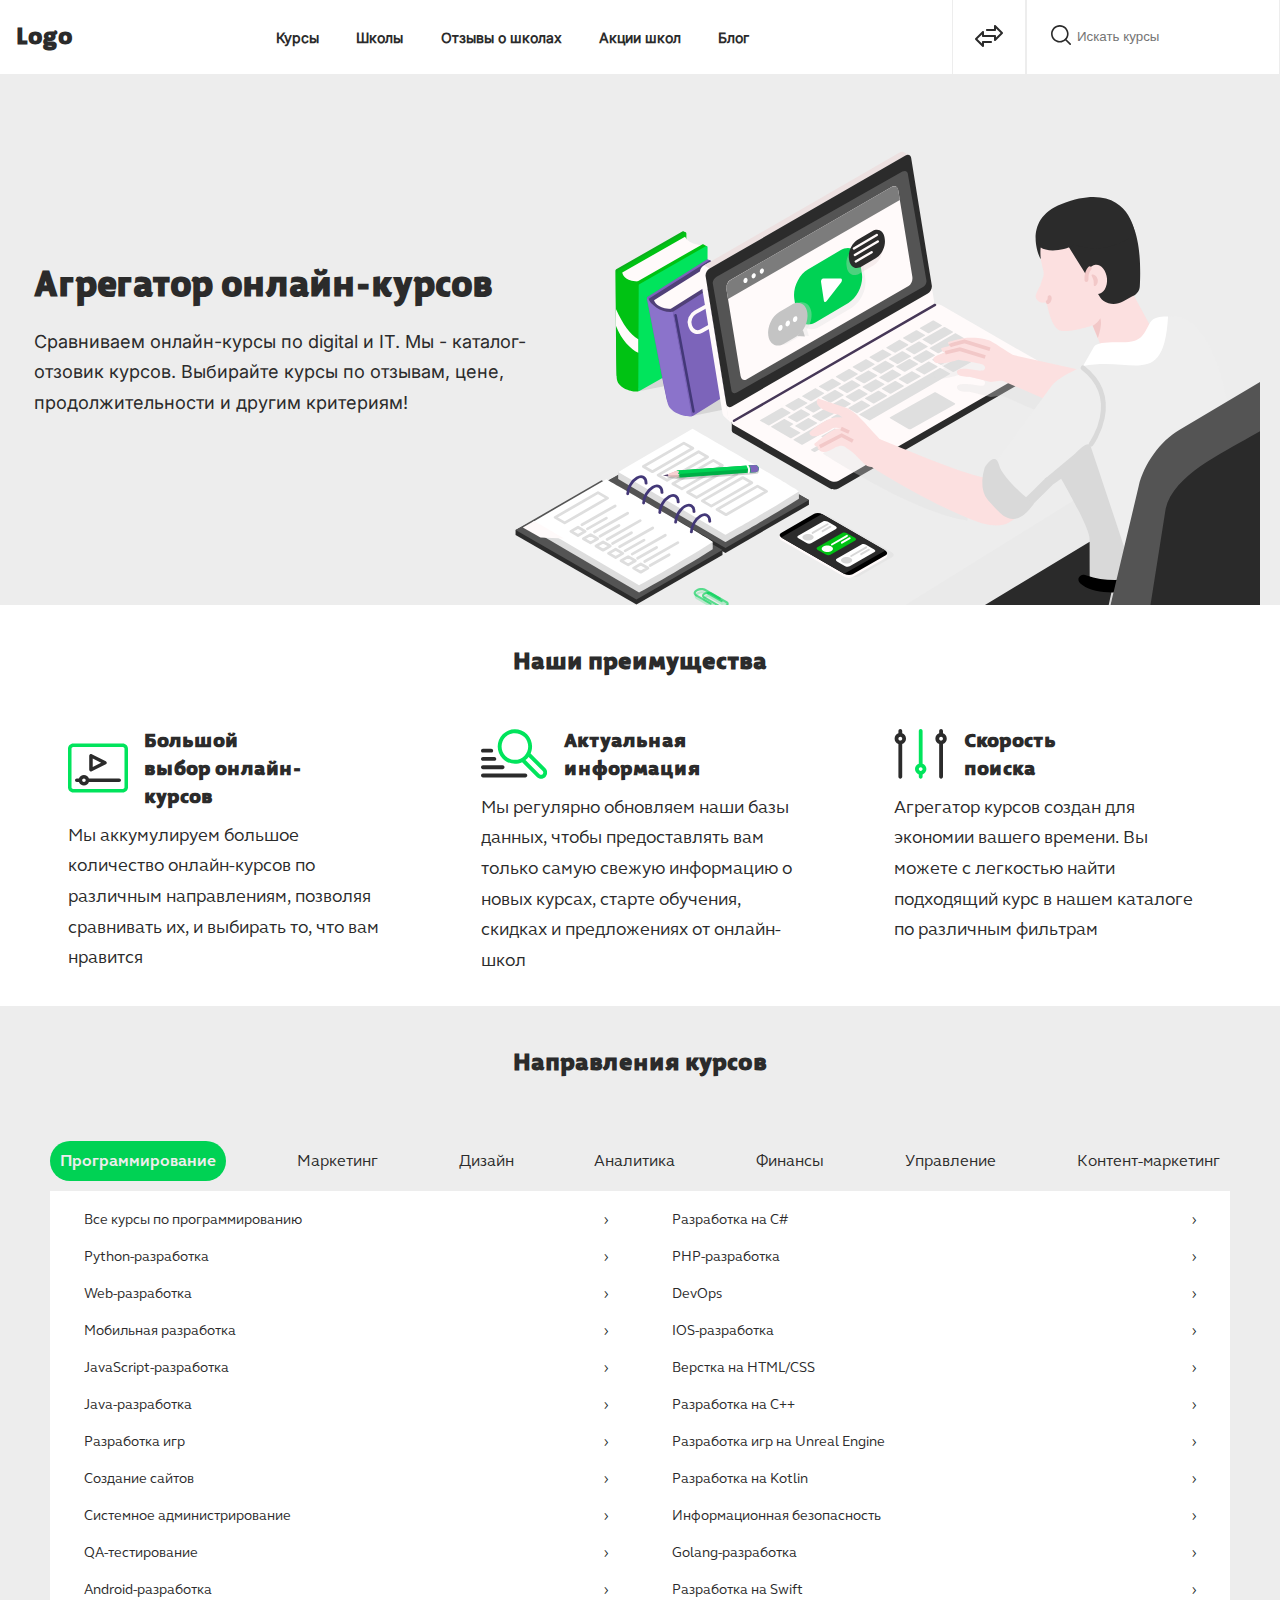
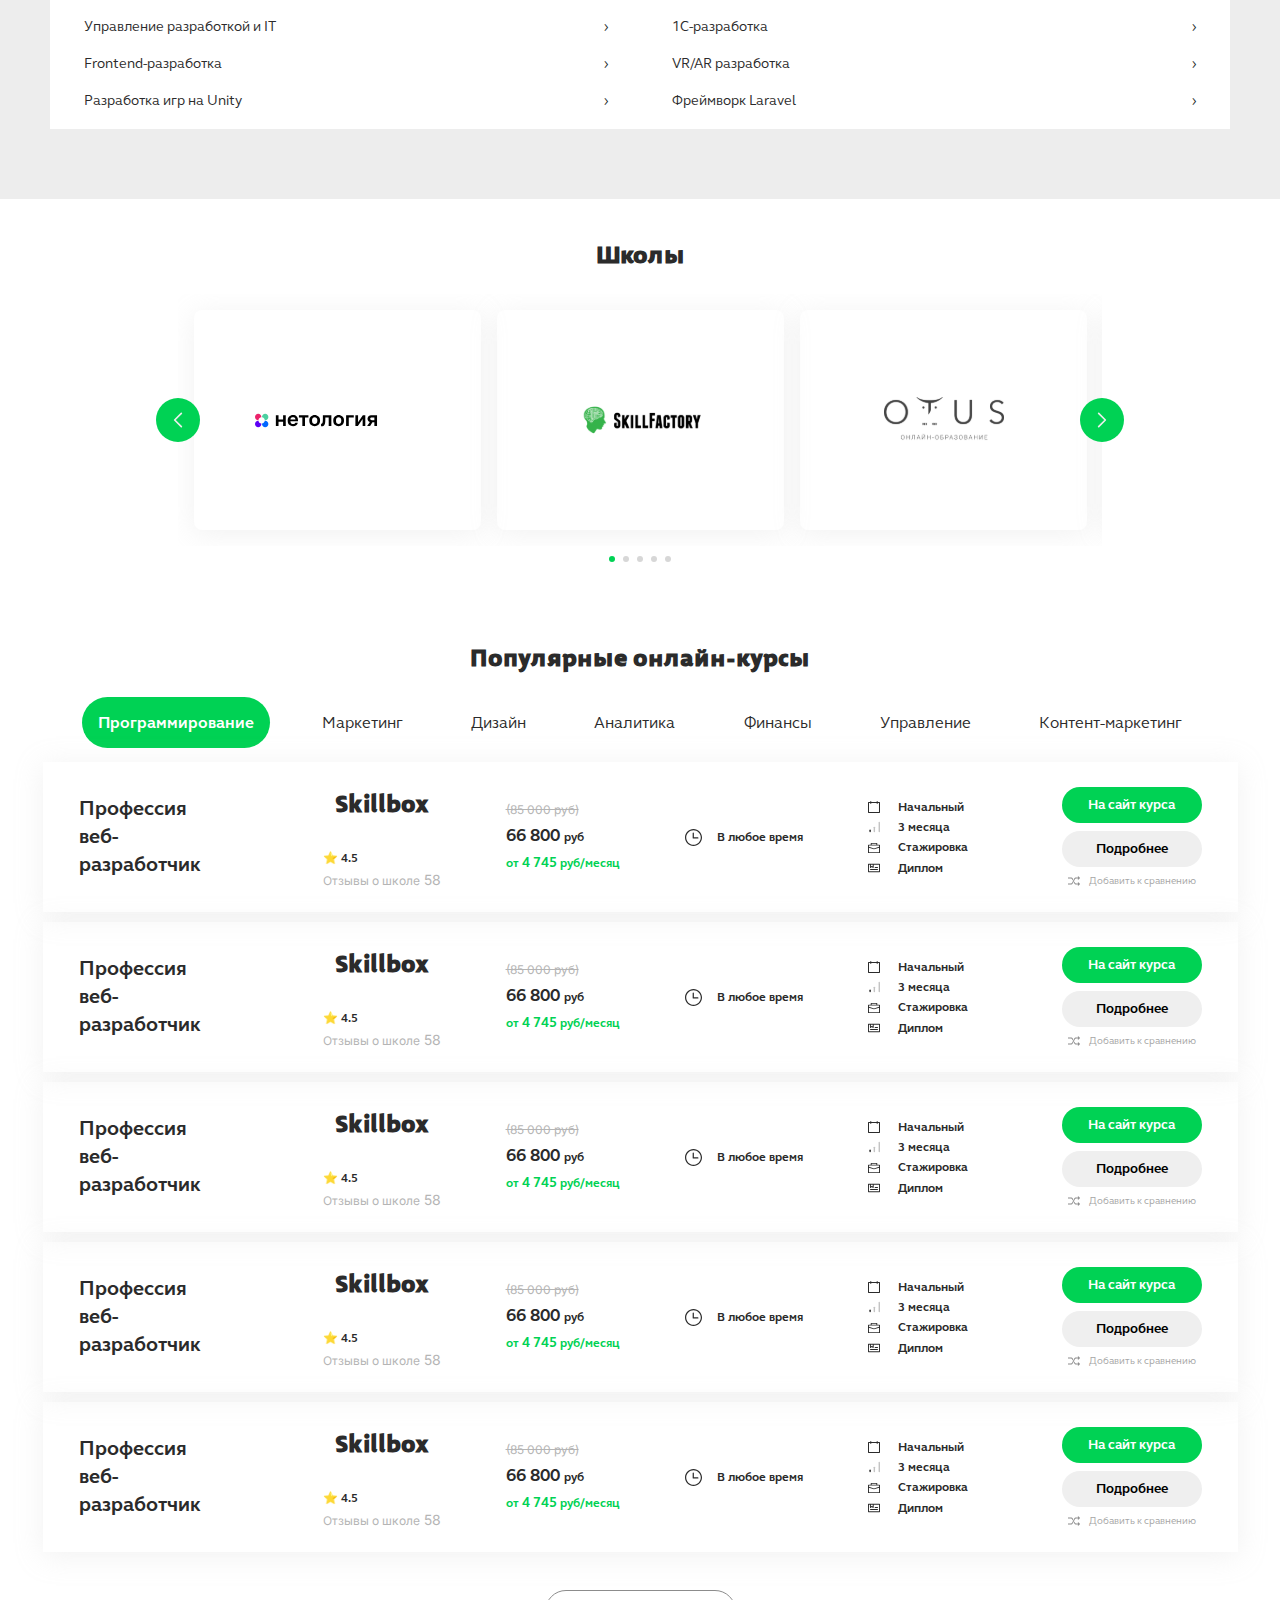
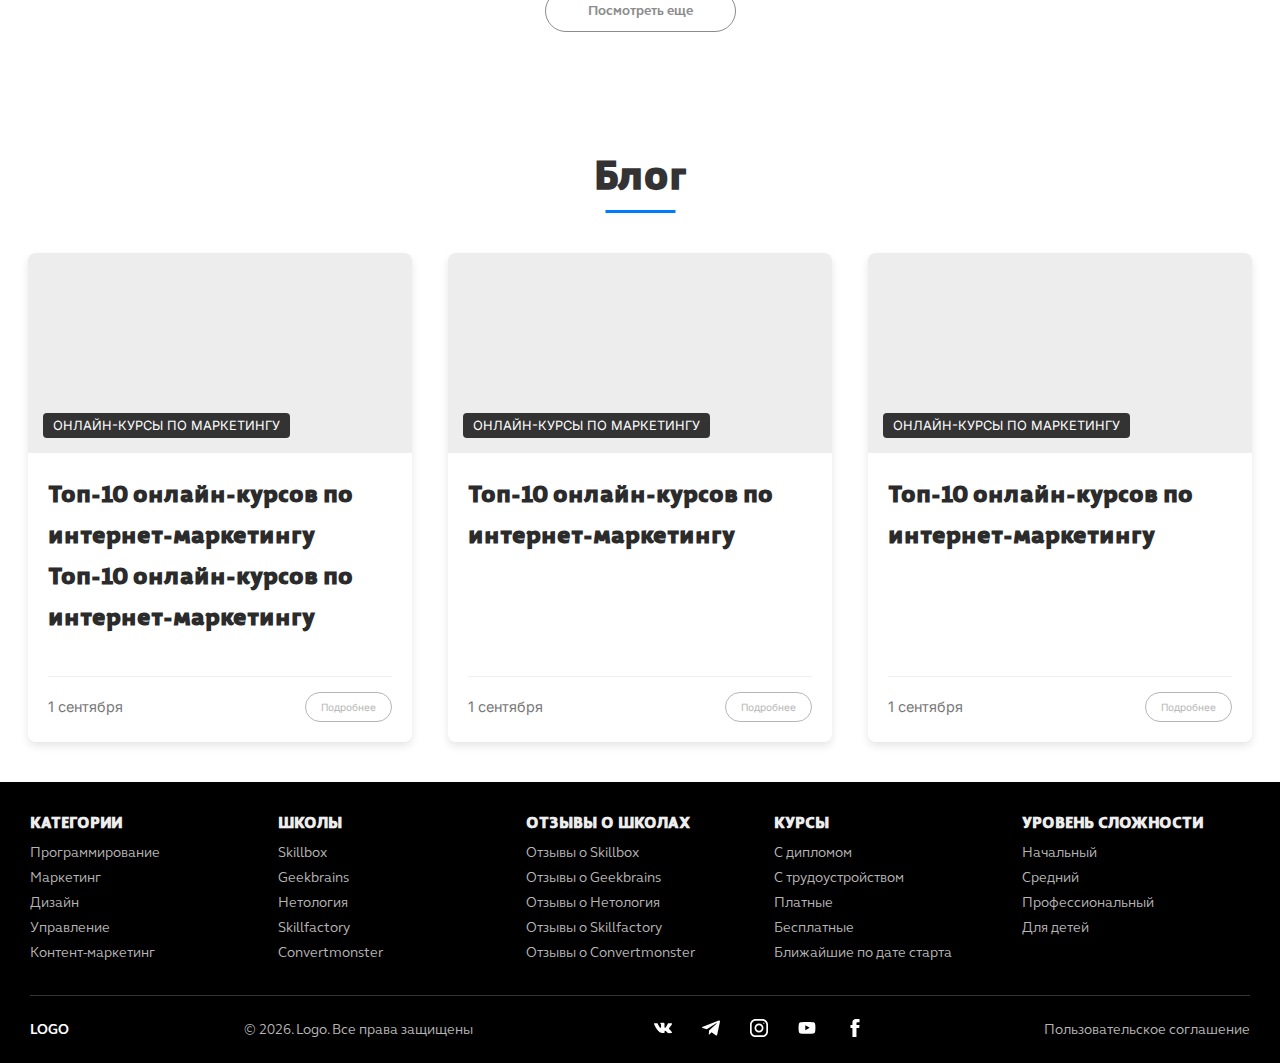
<file: index.html>
<!DOCTYPE html>
<html lang="en">

<head>
    <meta charset="UTF-8" />
    <meta name="viewport" content="width=device-width, initial-scale=1" />
    <title>WebSchool | Master Modern Web Development & Coding</title>
    <meta name="description"
        content="Ready to level up your coding skills? Join WebSchool for hands-on web dev courses, supportive mentors, and real projects that get you job-ready." />
    <meta name="keywords"
        content="web development, learn coding, JavaScript tutorials, React courses, Node.js training, frontend, backend, full-stack, programming bootcamp, online coding school" />
    <meta name="author" content="WebSchool" />
    <link rel="shortcut icon" href="./assets/favicon.ico" type="image/x-icon" />
    <link rel="stylesheet" href="./assets/css/main.css" />
    <meta property="og:title" content="WebSchool | Master Modern Web Development & Coding" />
    <meta property="og:description"
        content="Hands-on web dev courses with expert mentors and real projects — get career-ready with WebSchool." />
    <meta property="og:type" content="website" />
    <meta property="og:url" content="https://web-schoool.netlify.app/" />
</head>



<body>
    <header class="header">
        <div class="container header-container center jcb">

            <span class="logo">Logo</span>
            <input type="checkbox" id="navbar-checkbox" class="navbar-checkbox hidden">

            <nav id="navbar" class="navbar center jcb">
                <a href="/search.html">Курсы</a>
                <a href="#">Школы</a>
                <a href="#">Отзывы о школах</a>
                <a href="#">Акции школ</a>
                <a href="#">Блог</a>
            </nav>
            <div class="search center">
                <button class="switch-icon">
                    <img src="./assets/images/switch.svg" width="28px" height="28px" alt="filter">
                </button>
                <div class="searchcontainer">
                    <div class="searchbox">
                        <img class="search-icon" src="./assets/images/search.svg" width="20px" height="20px"
                            alt="search">
                        <input id="searchbar" class="searchbar" type="text" placeholder="Искать курсы">
                    </div>
                </div>
                <button class="searchbox-mobile">
                    <img src="./assets/images/search.svg" width="20px" height="20px" alt="search">
                </button>
                <label for="navbar-checkbox" id="navbar-menu" class="navbar-menu center">
                    <span></span>
                    <span></span>
                    <span></span>
                </label>
            </div>
    </header>

    <main class="main">

        <section class="hero">
            <div class="container">
                <div class="hero-contents">
                    <h3>Агрегатор онлайн-курсов

                    </h3>
                    <p>Сравниваем онлайн-курсы по digital и IT.
                        Мы - каталог-отзовик курсов. Выбирайте курсы по отзывам,
                        цене, продолжительности и другим критериям!</p>
                    <img class="hero-img" src="./assets/images/hero.svg" alt="hero" src>
                </div>
            </div>
        </section>

        <section class="advantage">
            <div class="container">
                <h3 class="title">Наши преимущества</h3>
                <div class="wrapper  center ais jca fww">
                    <div class="item">
                        <div class="inner-wrapper">
                            <img src="./assets/images/adv-play.svg" alt="icon" class="icon">
                            <h4 class="inner-title">Большой выбор онлайн-курсов</h4>
                        </div>
                        <p>Мы аккумулируем большое количество
                            онлайн-курсов по различным направлениям,
                            позволяя сравнивать их, и выбирать то,
                            что вам нравится</p>
                    </div>
                    <div class="item">
                        <div class="inner-wrapper">
                            <img src="./assets/images/adv-search.svg" alt="icon" class="icon">

                            <h4 class="inner-title">Актуальная информация</h4>
                        </div>
                        <p>Мы регулярно обновляем наши базы данных, чтобы предоставлять вам только самую свежую
                            информацию
                            о новых курсах, старте обучения, скидках и предложениях от онлайн-школ</p>
                    </div>
                    <div class="item">
                        <div class="inner-wrapper">
                            <img src="./assets/images/adv-option.svg" alt="icon" class="icon">
                            <h4 class="inner-title">Скорость поиска</h4>
                        </div>
                        <p>Агрегатор курсов создан для экономии вашего времени. Вы можете с легкостью найти
                            подходящий
                            курс в нашем каталоге
                            по различным фильтрам</p>
                    </div>
                </div>
            </div>
        </section>

        <section class="course-links">
            <div class="container w-100">
                <h3>Направления курсов</h3>
                <div class="course-layout">
                    <div class="categories" id="categoryList"></div>
                    <div class="subcategories" id="subcategoryList"></div>
                </div>
            </div>
        </section>

        <section class="sponsors">
            <div class="container">
                <h3 class="title">Школы</h3>
                <div class="carousel-wrapper">
                    <button class="prev" name="previous" aria-label="Previous slide">
                        <svg width="20" height="20" viewBox="0 0 24 24" fill="none">
                            <path d="M16 4l-8 8 8 8" stroke="currentColor" stroke-width="2" stroke-linecap="round"
                                stroke-linejoin="round" />
                        </svg>
                    </button>

                    <div class="carousel">
                        <div class="carousel-track">
                            <div class="carousel-slide center"><img src="./assets/images/slide1.svg" alt="slide-1">
                            </div>
                            <div class="carousel-slide center"><img src="./assets/images/slide2.svg" alt="slide-1">
                            </div>
                            <div class="carousel-slide center"><img src="./assets/images/slide3.svg" alt="slide-1">
                            </div>
                            <div class="carousel-slide center"><img src="./assets/images/slide4.svg" alt="slide-1">
                            </div>
                            <div class="carousel-slide center"><img src="./assets/images/slide1.svg" alt="slide-1">
                            </div>
                            <div class="carousel-slide center"><img src="./assets/images/slide2.svg" alt="slide-1">
                            </div>
                            <div class="carousel-slide center"><img src="./assets/images/slide3.svg" alt="slide-1">
                            </div>
                        </div>
                    </div>
                    <button class="next" name="next" aria-label="Next slide">
                        <svg width="20" height="20" viewBox="0 0 24 24" fill="none">
                            <path d="M8 4l8 8-8 8" stroke="currentColor" stroke-width="2" stroke-linecap="round"
                                stroke-linejoin="round" />
                        </svg>
                    </button>

                </div>

                <div class="pagination"></div>

            </div>
        </section>

        <section class="course">
            <div class="container">
                <h3 class="title">Популярные онлайн-курсы</h3>
                <div class="course-categories">

                </div>
                <div class="course-wrapper">


                </div>
                <div class="w-100">
                    <button class="show-more">Посмотреть еще</button>
                </div>
            </div>
        </section>

        <section class="blog">
            <div class="container">
                <h2 class="blog-title">Блог</h2>
                <div class="blog-cards">
                    <div class="blog-card">
                        <div class="card-header">
                            <span class="category">Онлайн-курсы по маркетингу</span>
                        </div>
                        <div class="card-body">
                            <p class="title">Топ-10 онлайн-курсов по интернет-маркетингу Топ-10 онлайн-курсов по
                                интернет-маркетингу</p>
                            <div class="card-footer">
                                <span class="date">1 сентября</span>
                                <a href="#" class="details-button">Подробнее</a>
                            </div>
                        </div>
                    </div>
                    <div class="blog-card">
                        <div class="card-header">
                            <span class="category">Онлайн-курсы по маркетингу</span>
                        </div>
                        <div class="card-body">
                            <p class="title">Топ-10 онлайн-курсов по интернет-маркетингу</p>
                            <div class="card-footer">
                                <span class="date">1 сентября</span>
                                <a href="#" class="details-button">Подробнее</a>
                            </div>
                        </div>
                    </div>
                    <div class="blog-card">
                        <div class="card-header">
                            <span class="category">Онлайн-курсы по маркетингу</span>
                        </div>
                        <div class="card-body">
                            <p class="title">Топ-10 онлайн-курсов по интернет-маркетингу</p>
                            <div class="card-footer">
                                <span class="date">1 сентября</span>
                                <a href="#" class="details-button">Подробнее</a>
                            </div>
                        </div>
                    </div>
                </div>
            </div>
        </section>

    </main>
    <footer class="footer">
        <div class="container">
            <div class="footer-top">
                <div class="footer-logo">LOGO</div>

                <div class="footer-links">
                    <a href="#" aria-label="VK">
                        <img src="./assets/images/vk.svg" alt="VK" width="18" height="18">
                    </a>
                    <a href="#" aria-label="Telegram">
                        <img src="./assets/images/telegram.svg" alt="Telegram" width="18" height="18">
                    </a>
                    <a href="#" aria-label="Instagram">
                        <img src="./assets/images/instagram.svg" alt="Instagram" width="18" height="18">
                    </a>
                    <a href="#" aria-label="YouTube">
                        <img src="./assets/images/youtube.svg" alt="YouTube" width="18" height="18">
                    </a>
                    <a href="#" aria-label="Facebook">
                        <img src="./assets/images/facebook.svg" alt="Facebook" width="18" height="18">
                    </a>
                </div>
            </div>
            <div class="footer-columns">
                <div class="footer-column">
                    <h3>КАТЕГОРИИ <div class="footer-sign">+</div>
                    </h3>
                    <ul class="collapsed">
                        <li><a href="#">Программирование</a></li>
                        <li><a href="#">Маркетинг</a></li>
                        <li><a href="#">Дизайн</a></li>
                        <li><a href="#">Управление</a></li>
                        <li><a href="#">Контент-маркетинг</a></li>
                    </ul>
                </div>
                <div class="footer-column">
                    <h3>ШКОЛЫ <div class="footer-sign">+</div>
                    </h3>
                    <ul class="collapsed">
                        <li><a href="#">Skillbox</a></li>
                        <li><a href="#">Geekbrains</a></li>
                        <li><a href="#">Нетология</a></li>
                        <li><a href="#">Skillfactory</a></li>
                        <li><a href="#">Convertmonster</a></li>
                    </ul>
                </div>
                <div class="footer-column">
                    <h3>ОТЗЫВЫ О ШКОЛАХ <div class="footer-sign">+</div>
                    </h3>
                    <ul class="collapsed">
                        <li><a href="#">Отзывы о Skillbox</a></li>
                        <li><a href="#">Отзывы о Geekbrains</a></li>
                        <li><a href="#">Отзывы о Нетология</a></li>
                        <li><a href="#">Отзывы о Skillfactory</a></li>
                        <li><a href="#">Отзывы о Convertmonster</a></li>
                    </ul>
                </div>
                <div class="footer-column">
                    <h3>КУРСЫ <div class="footer-sign">+</div>
                    </h3>
                    <ul class="collapsed">
                        <li><a href="#">С дипломом</a></li>
                        <li><a href="#">С трудоустройством</a></li>
                        <li><a href="#">Платные</a></li>
                        <li><a href="#">Бесплатные</a></li>
                        <li><a href="#">Ближайшие по дате старта</a></li>
                    </ul>
                </div>
                <div class="footer-column">
                    <h3>УРОВЕНЬ СЛОЖНОСТИ <div class="footer-sign">+</div>
                    </h3>
                    <ul class="collapsed">
                        <li><a href="#">Начальный</a></li>
                        <li><a href="#">Средний</a></li>
                        <li><a href="#">Профессиональный</a></li>
                        <li><a href="#">Для детей</a></li>
                    </ul>
                </div>

            </div>
            <div class="footer-bottom">
                <div class="footer-logo">LOGO</div>
                <div class="footer-copy">©
                    <script>document.currentScript.outerHTML = new Date().getFullYear()</script>. Logo. Все права
                    защищены
                </div>
                <div class="footer-links">
                    <a href="#" aria-label="VK">
                        <img src="./assets/images/vk.svg" alt="VK" width="18" height="18">
                    </a>
                    <a href="#" aria-label="Telegram">
                        <img src="./assets/images/telegram.svg" alt="Telegram" width="18" height="18">
                    </a>
                    <a href="#" aria-label="Instagram">
                        <img src="./assets/images/instagram.svg" alt="Instagram" width="18" height="18">
                    </a>
                    <a href="#" aria-label="YouTube">
                        <img src="./assets/images/youtube.svg" alt="YouTube" width="18" height="18">
                    </a>
                    <a href="#" aria-label="Facebook">
                        <img src="./assets/images/facebook.svg" alt="Facebook" width="18" height="18">
                    </a>
                </div>
                <div class="footer-terms"><a href="#">Пользовательское соглашение</a></div>
            </div>
        </div>
    </footer>



    <!--  <template>  
         <div class="course-item">
                        <h4 class="jobtitle">Профессия
                            <div> веб-разработчик
                            </div>
                        </h4>
                        <div class="square-wrapper">
                            <div>
                                <p class="title">Skillbox</p>
                                <p class="rating small">⭐ <span>4.5</span></p>
                                <p class="review">Отзывы о школе<span> 58</span></p>
                            </div>
                            <div>
                                <p class="old-price">(85 000 руб)</p>
                                <p class="current-price">66 800 <span class="currency">руб</span></p>
                                <p class="monthly-price">от <span class="monthly-price">4 745</span> руб/месяц</p>
                            </div>
                            <div>
                                <div class="time">
                                    <span>
                                        <img src="./assets/images/clock.svg" width="17" height="17" alt="clock">
                                    </span>
                                    <div>В любое<span> время</span></div>
                                </div>

                            </div>
                            <div class="details">
                                <p class="small"><img src="./assets/images/calendar.svg" width="12" height="12"
                                        alt="calendar">
                                    Начальный</p>
                                <p class="small"><img src="./assets/images/level.svg" width="12" height="12"
                                        alt="level">3
                                    месяца
                                </p>
                                <p class="small"><img src="./assets/images/suitcase.svg" width="12" height="12"
                                        alt="suitcase">
                                    Стажировка</p>
                                <p class="small"><img src="./assets/images/diploma.svg" width="12" height="12"
                                        alt="diploma">Диплом
                                </p>
                            </div>
                        </div>


                        <div class="inner-wrapper">
                            <button class=" btn active">На сайт курса</button>
                            <button class="btn secondary">Подробнее</button>
                            <a href="#course" class="compare"><img src="./assets/images/compare.svg" width="12"
                                    height="12" alt="compare">Добавить
                                к сравнению</a>
                        </div>

                    </div>
                </template>
                 -->
</body>
<script src="./assets/js/main.js"></script>
<script src="./assets/js/renderCourses.js"></script>
<script src="./assets/js/renderCategories.js"></script>
<script src="./assets/js/renderCarousel.js"></script>

</html>
</file>
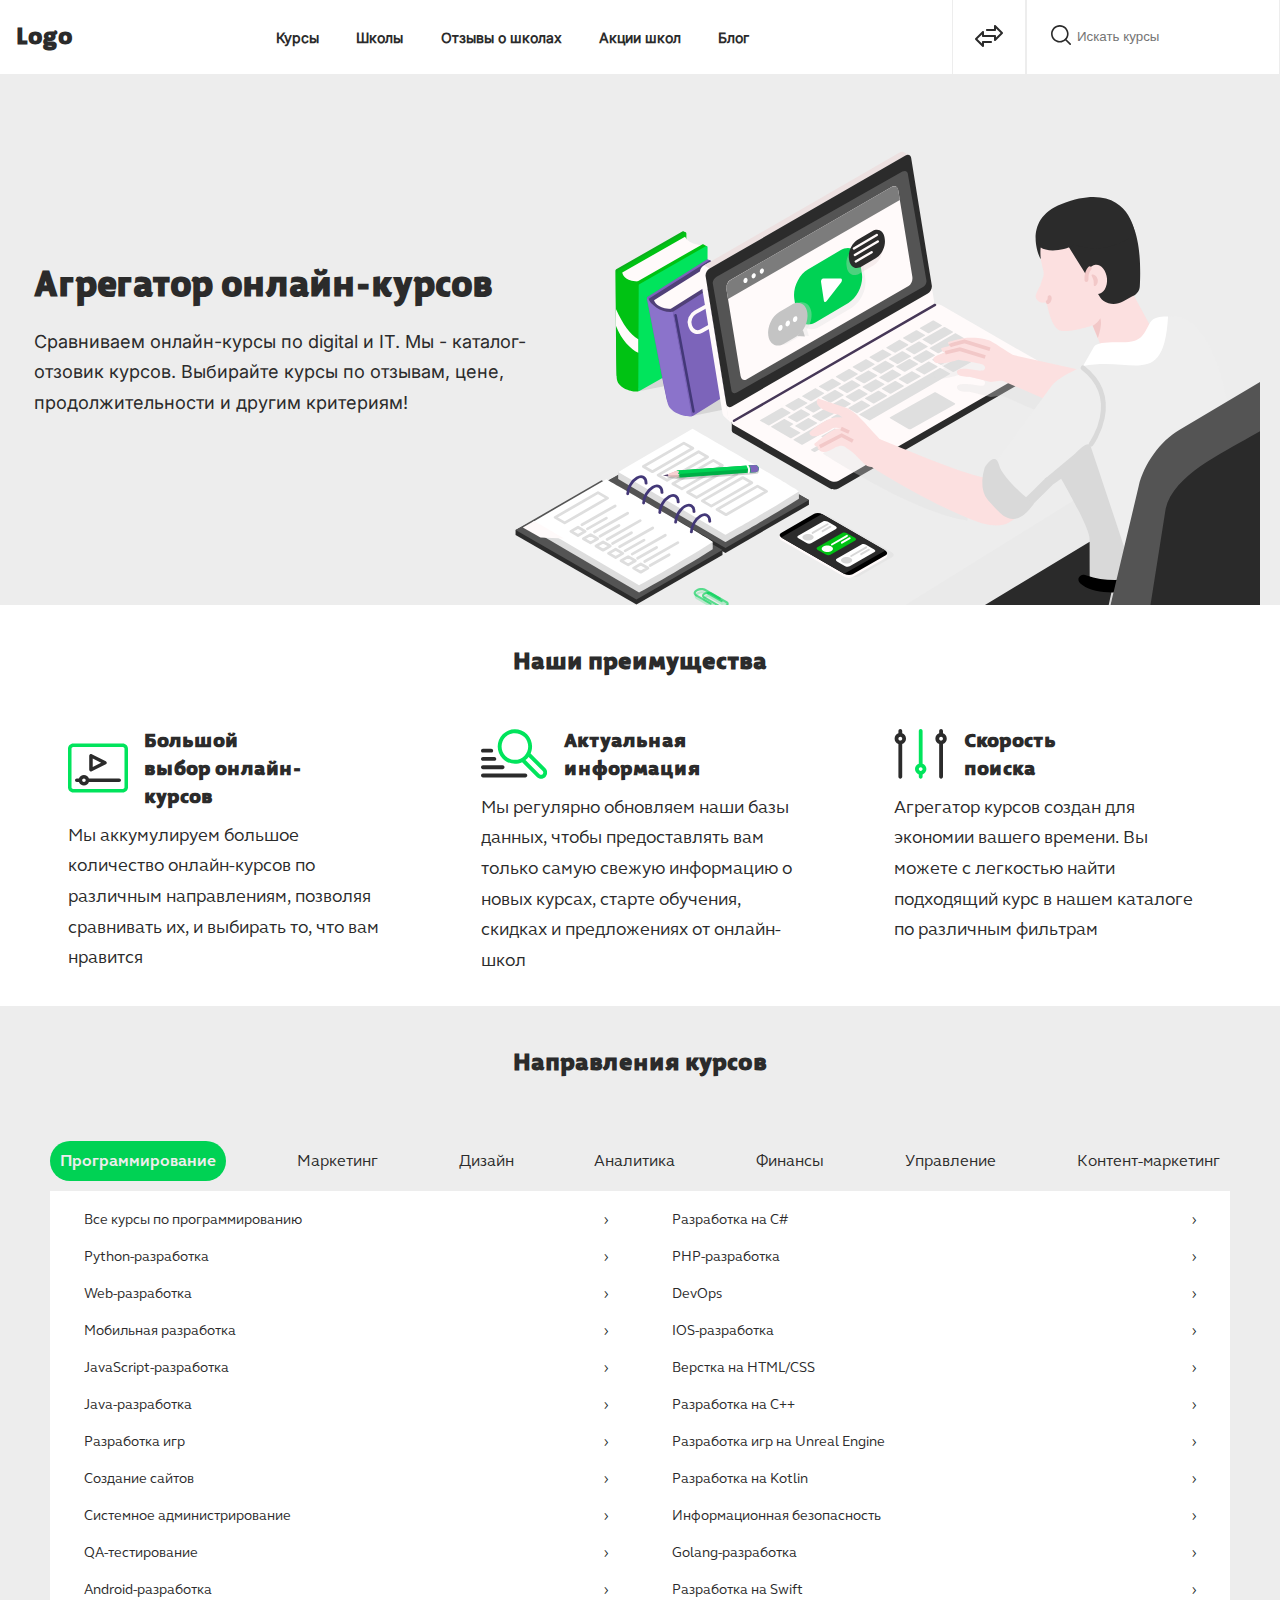
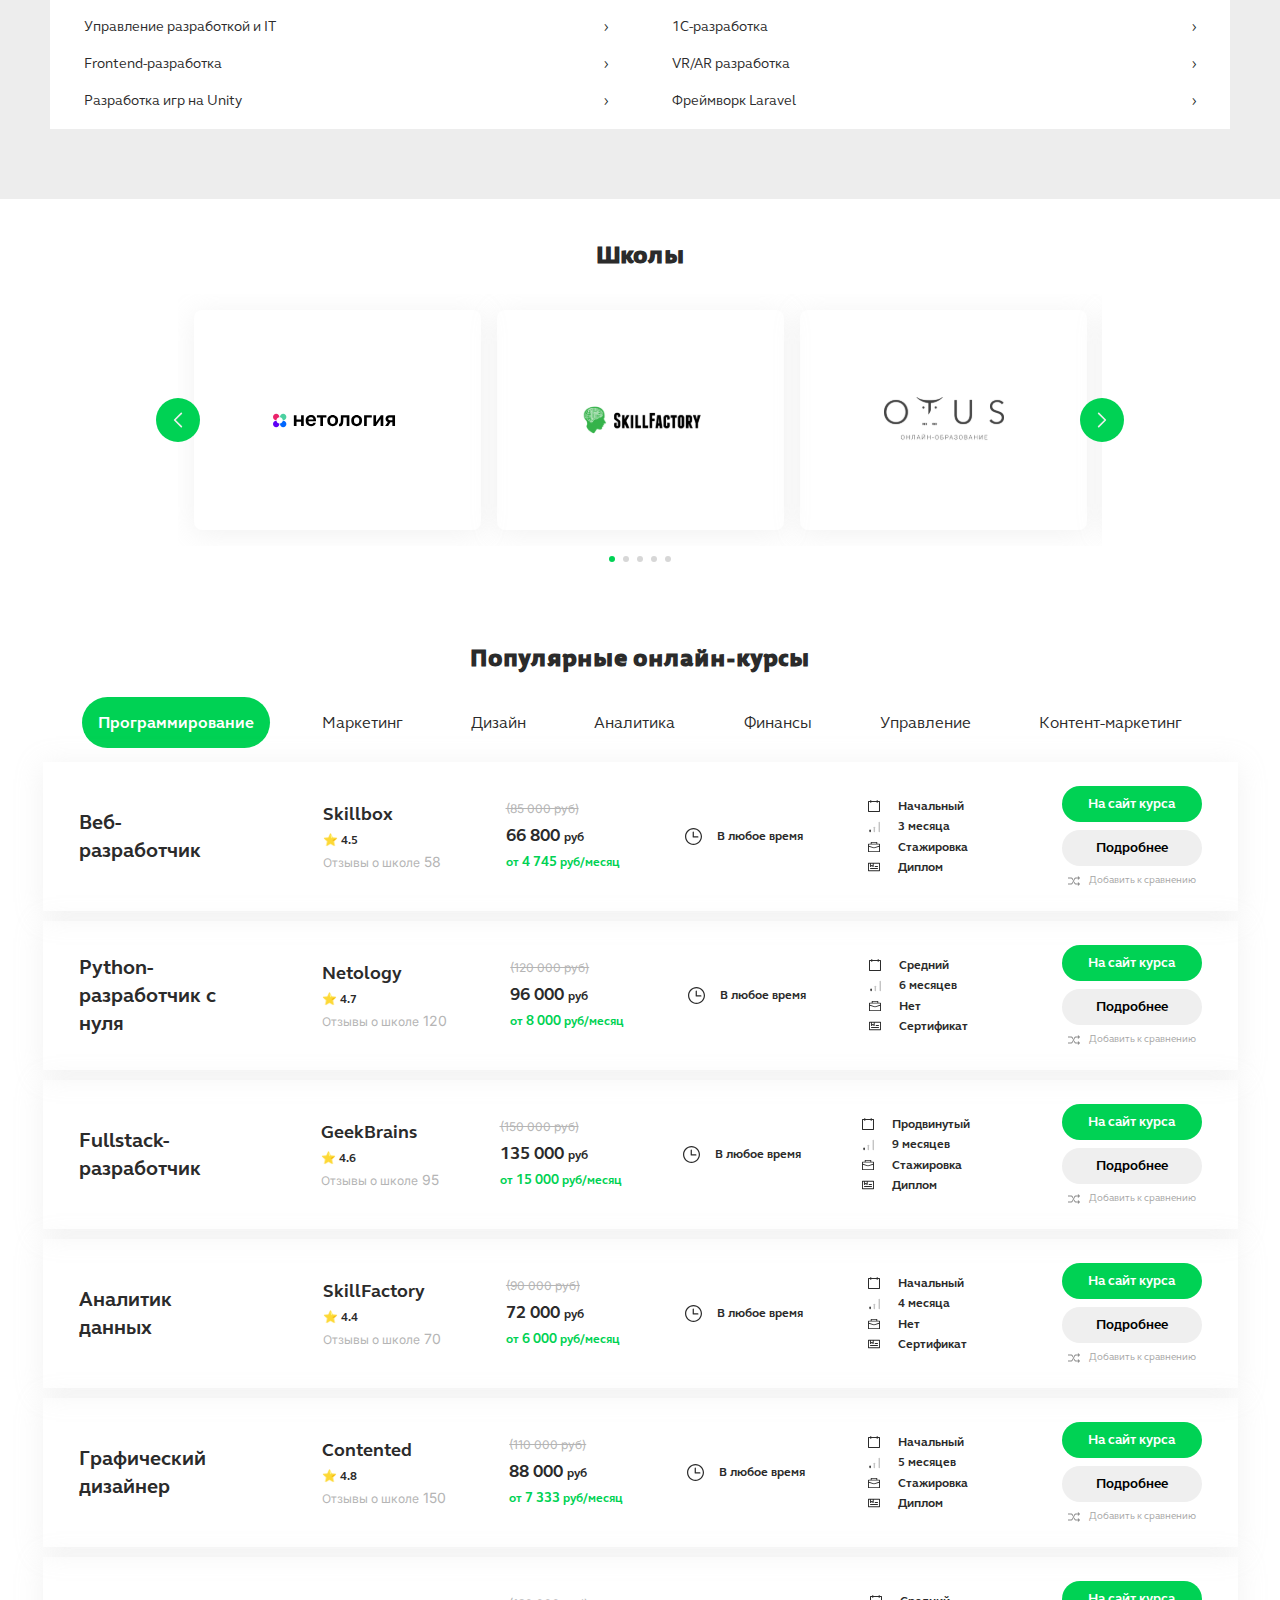
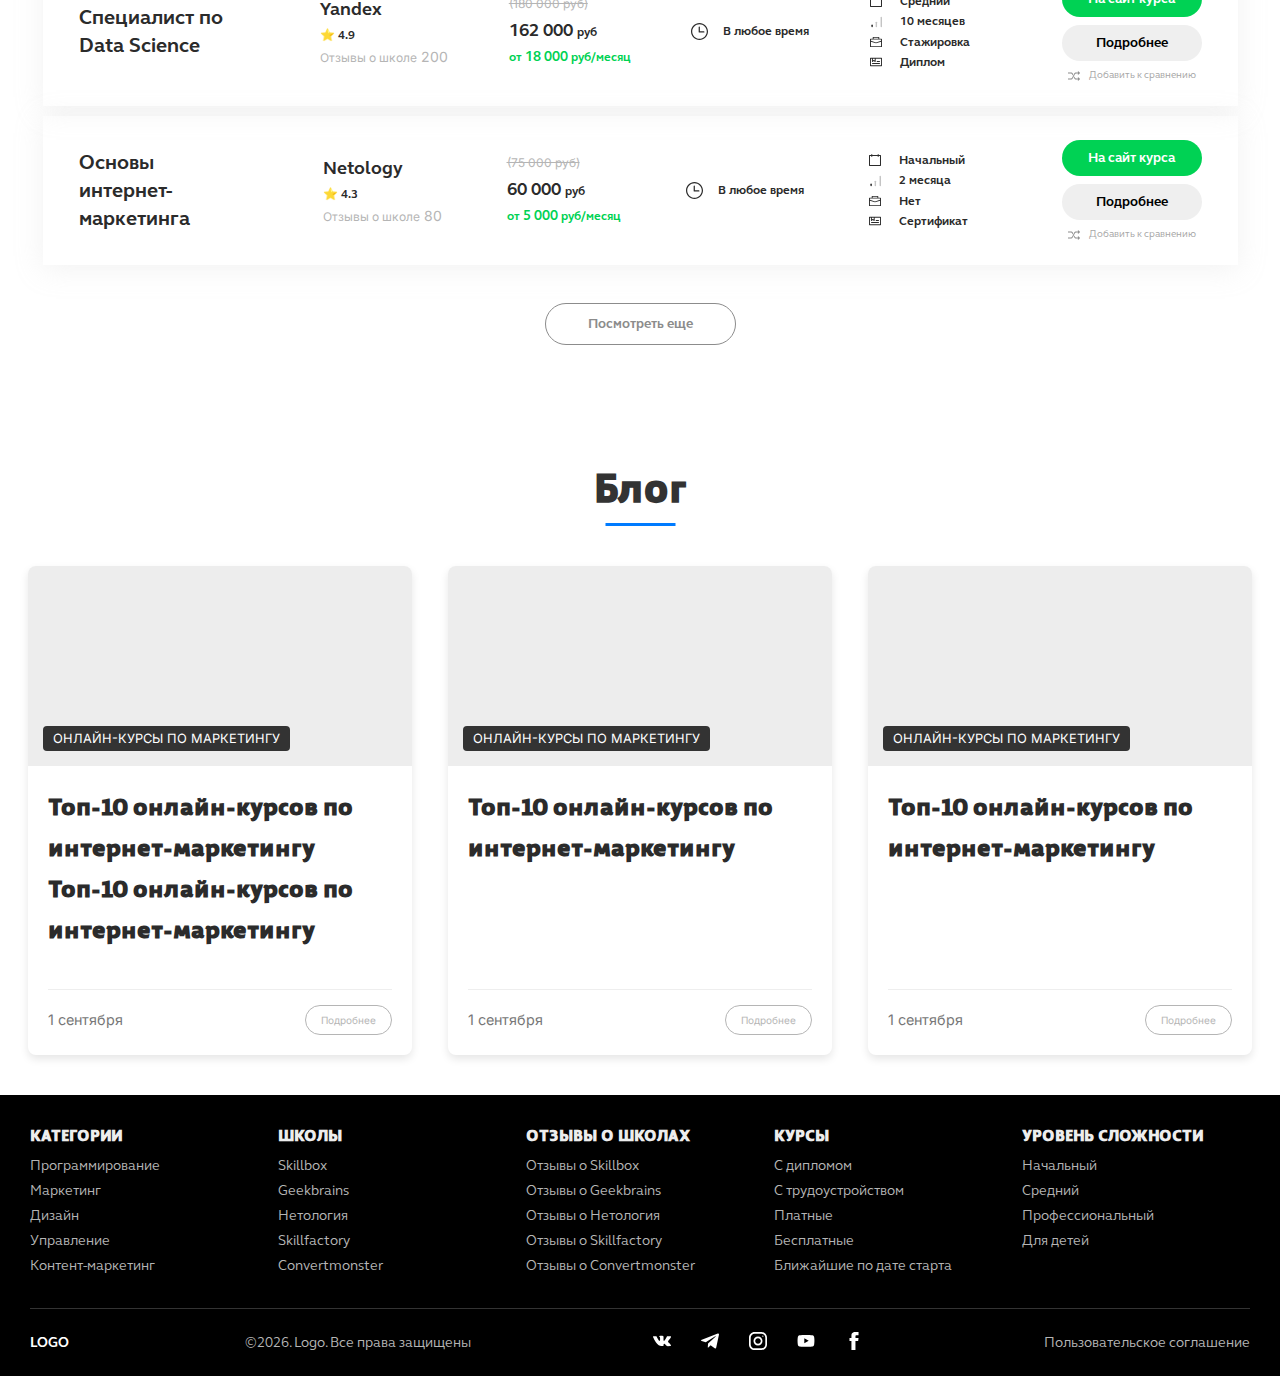
<file: built/index.html>
<!DOCTYPE html><html lang="en"><head><meta charset="UTF-8"><meta name="viewport" content="width=device-width,initial-scale=1"><title>WebSchool | Master Modern Web Development & Coding</title><meta name="description" content="Ready to level up your coding skills? Join WebSchool for hands-on web dev courses, supportive mentors, and real projects that get you job-ready."><meta name="keywords" content="web development, learn coding, JavaScript tutorials, React courses, Node.js training, frontend, backend, full-stack, programming bootcamp, online coding school"><meta name="author" content="WebSchool"><link rel="shortcut icon" href="./assets/favicon.ico" type="image/x-icon"><link rel="stylesheet" href="./assets/css/main.css"><meta property="og:title" content="WebSchool | Master Modern Web Development & Coding"><meta property="og:description" content="Hands-on web dev courses with expert mentors and real projects — get career-ready with WebSchool."><meta property="og:type" content="website"><meta property="og:url" content="https://web-schoool.netlify.app/"></head><body><header class="header"><div class="container header-container center jcb"><span class="logo">Logo</span> <input type="checkbox" id="navbar-checkbox" class="navbar-checkbox hidden"><nav id="navbar" class="navbar center jcb"><a href="/search.html">Курсы</a> <a href="#">Школы</a> <a href="#">Отзывы о школах</a> <a href="#">Акции школ</a> <a href="#">Блог</a></nav><div class="search center"><button class="switch-icon"><img src="./assets/images/switch.svg" width="28px" height="28px" alt="filter"></button><div class="searchcontainer"><div class="searchbox"><img class="search-icon" src="./assets/images/search.svg" width="20px" height="20px" alt="search"> <input id="searchbar" class="searchbar" type="text" placeholder="Искать курсы"></div></div><button class="searchbox-mobile"><img src="./assets/images/search.svg" width="20px" height="20px" alt="search"></button> <label for="navbar-checkbox" id="navbar-menu" class="navbar-menu center"><span></span> <span></span> <span></span></label></div></div></header><main class="main"><section class="hero"><div class="container"><div class="hero-contents"><h3>Агрегатор онлайн-курсов</h3><p>Сравниваем онлайн-курсы по digital и IT. Мы - каталог-отзовик курсов. Выбирайте курсы по отзывам, цене, продолжительности и другим критериям!</p><img class="hero-img" src="./assets/images/hero.svg" alt="hero" src></div></div></section><section class="advantage"><div class="container"><h3 class="title">Наши преимущества</h3><div class="wrapper center ais jca fww"><div class="item"><div class="inner-wrapper"><img src="./assets/images/adv-play.svg" alt="icon" class="icon"><h4 class="inner-title">Большой выбор онлайн-курсов</h4></div><p>Мы аккумулируем большое количество онлайн-курсов по различным направлениям, позволяя сравнивать их, и выбирать то, что вам нравится</p></div><div class="item"><div class="inner-wrapper"><img src="./assets/images/adv-search.svg" alt="icon" class="icon"><h4 class="inner-title">Актуальная информация</h4></div><p>Мы регулярно обновляем наши базы данных, чтобы предоставлять вам только самую свежую информацию о новых курсах, старте обучения, скидках и предложениях от онлайн-школ</p></div><div class="item"><div class="inner-wrapper"><img src="./assets/images/adv-option.svg" alt="icon" class="icon"><h4 class="inner-title">Скорость поиска</h4></div><p>Агрегатор курсов создан для экономии вашего времени. Вы можете с легкостью найти подходящий курс в нашем каталоге по различным фильтрам</p></div></div></div></section><section class="course-links"><div class="container w-100"><h3>Направления курсов</h3><div class="course-layout"><div class="categories" id="categoryList"></div><div class="subcategories" id="subcategoryList"></div></div></div></section><section class="sponsors"><div class="container"><h3 class="title">Школы</h3><div class="carousel-wrapper"><button class="prev" name="previous" aria-label="Previous slide"><svg width="20" height="20" viewBox="0 0 24 24" fill="none"><path d="M16 4l-8 8 8 8" stroke="currentColor" stroke-width="2" stroke-linecap="round" stroke-linejoin="round"/></svg></button><div class="carousel"><div class="carousel-track"><div class="carousel-slide center"><img src="./assets/images/slide1.svg" alt="slide-1"></div><div class="carousel-slide center"><img src="./assets/images/slide2.svg" alt="slide-1"></div><div class="carousel-slide center"><img src="./assets/images/slide3.svg" alt="slide-1"></div><div class="carousel-slide center"><img src="./assets/images/slide4.svg" alt="slide-1"></div><div class="carousel-slide center"><img src="./assets/images/slide1.svg" alt="slide-1"></div><div class="carousel-slide center"><img src="./assets/images/slide2.svg" alt="slide-1"></div><div class="carousel-slide center"><img src="./assets/images/slide3.svg" alt="slide-1"></div></div></div><button class="next" name="next" aria-label="Next slide"><svg width="20" height="20" viewBox="0 0 24 24" fill="none"><path d="M8 4l8 8-8 8" stroke="currentColor" stroke-width="2" stroke-linecap="round" stroke-linejoin="round"/></svg></button></div><div class="pagination"></div></div></section><section class="course"><div class="container"><h3 class="title">Популярные онлайн-курсы</h3><div class="course-categories"></div><div class="course-wrapper"></div><div class="w-100"><button class="show-more">Посмотреть еще</button></div></div></section><section class="blog"><div class="container"><h2 class="blog-title">Блог</h2><div class="blog-cards"><div class="blog-card"><div class="card-header"><span class="category">Онлайн-курсы по маркетингу</span></div><div class="card-body"><p class="title">Топ-10 онлайн-курсов по интернет-маркетингу Топ-10 онлайн-курсов по интернет-маркетингу</p><div class="card-footer"><span class="date">1 сентября</span> <a href="#" class="details-button">Подробнее</a></div></div></div><div class="blog-card"><div class="card-header"><span class="category">Онлайн-курсы по маркетингу</span></div><div class="card-body"><p class="title">Топ-10 онлайн-курсов по интернет-маркетингу</p><div class="card-footer"><span class="date">1 сентября</span> <a href="#" class="details-button">Подробнее</a></div></div></div><div class="blog-card"><div class="card-header"><span class="category">Онлайн-курсы по маркетингу</span></div><div class="card-body"><p class="title">Топ-10 онлайн-курсов по интернет-маркетингу</p><div class="card-footer"><span class="date">1 сентября</span> <a href="#" class="details-button">Подробнее</a></div></div></div></div></div></section></main><footer class="footer"><div class="container"><div class="footer-top"><div class="footer-logo">LOGO</div><div class="footer-links"><a href="#" aria-label="VK"><img src="./assets/images/vk.svg" alt="VK" width="18" height="18"> </a><a href="#" aria-label="Telegram"><img src="./assets/images/telegram.svg" alt="Telegram" width="18" height="18"> </a><a href="#" aria-label="Instagram"><img src="./assets/images/instagram.svg" alt="Instagram" width="18" height="18"> </a><a href="#" aria-label="YouTube"><img src="./assets/images/youtube.svg" alt="YouTube" width="18" height="18"> </a><a href="#" aria-label="Facebook"><img src="./assets/images/facebook.svg" alt="Facebook" width="18" height="18"></a></div></div><div class="footer-columns"><div class="footer-column"><h3>КАТЕГОРИИ<div class="footer-sign">+</div></h3><ul class="collapsed"><li><a href="#">Программирование</a></li><li><a href="#">Маркетинг</a></li><li><a href="#">Дизайн</a></li><li><a href="#">Управление</a></li><li><a href="#">Контент-маркетинг</a></li></ul></div><div class="footer-column"><h3>ШКОЛЫ<div class="footer-sign">+</div></h3><ul class="collapsed"><li><a href="#">Skillbox</a></li><li><a href="#">Geekbrains</a></li><li><a href="#">Нетология</a></li><li><a href="#">Skillfactory</a></li><li><a href="#">Convertmonster</a></li></ul></div><div class="footer-column"><h3>ОТЗЫВЫ О ШКОЛАХ<div class="footer-sign">+</div></h3><ul class="collapsed"><li><a href="#">Отзывы о Skillbox</a></li><li><a href="#">Отзывы о Geekbrains</a></li><li><a href="#">Отзывы о Нетология</a></li><li><a href="#">Отзывы о Skillfactory</a></li><li><a href="#">Отзывы о Convertmonster</a></li></ul></div><div class="footer-column"><h3>КУРСЫ<div class="footer-sign">+</div></h3><ul class="collapsed"><li><a href="#">С дипломом</a></li><li><a href="#">С трудоустройством</a></li><li><a href="#">Платные</a></li><li><a href="#">Бесплатные</a></li><li><a href="#">Ближайшие по дате старта</a></li></ul></div><div class="footer-column"><h3>УРОВЕНЬ СЛОЖНОСТИ<div class="footer-sign">+</div></h3><ul class="collapsed"><li><a href="#">Начальный</a></li><li><a href="#">Средний</a></li><li><a href="#">Профессиональный</a></li><li><a href="#">Для детей</a></li></ul></div></div><div class="footer-bottom"><div class="footer-logo">LOGO</div><div class="footer-copy">©<script>document.currentScript.outerHTML=(new Date).getFullYear()</script>. Logo. Все права защищены</div><div class="footer-links"><a href="#" aria-label="VK"><img src="./assets/images/vk.svg" alt="VK" width="18" height="18"> </a><a href="#" aria-label="Telegram"><img src="./assets/images/telegram.svg" alt="Telegram" width="18" height="18"> </a><a href="#" aria-label="Instagram"><img src="./assets/images/instagram.svg" alt="Instagram" width="18" height="18"> </a><a href="#" aria-label="YouTube"><img src="./assets/images/youtube.svg" alt="YouTube" width="18" height="18"> </a><a href="#" aria-label="Facebook"><img src="./assets/images/facebook.svg" alt="Facebook" width="18" height="18"></a></div><div class="footer-terms"><a href="#">Пользовательское соглашение</a></div></div></div></footer></body><script src="./assets/js/main.js"></script><script src="./assets/js/renderCourses.js"></script><script src="./assets/js/renderCategories.js"></script><script src="./assets/js/renderCarousel.js"></script></html>
</file>
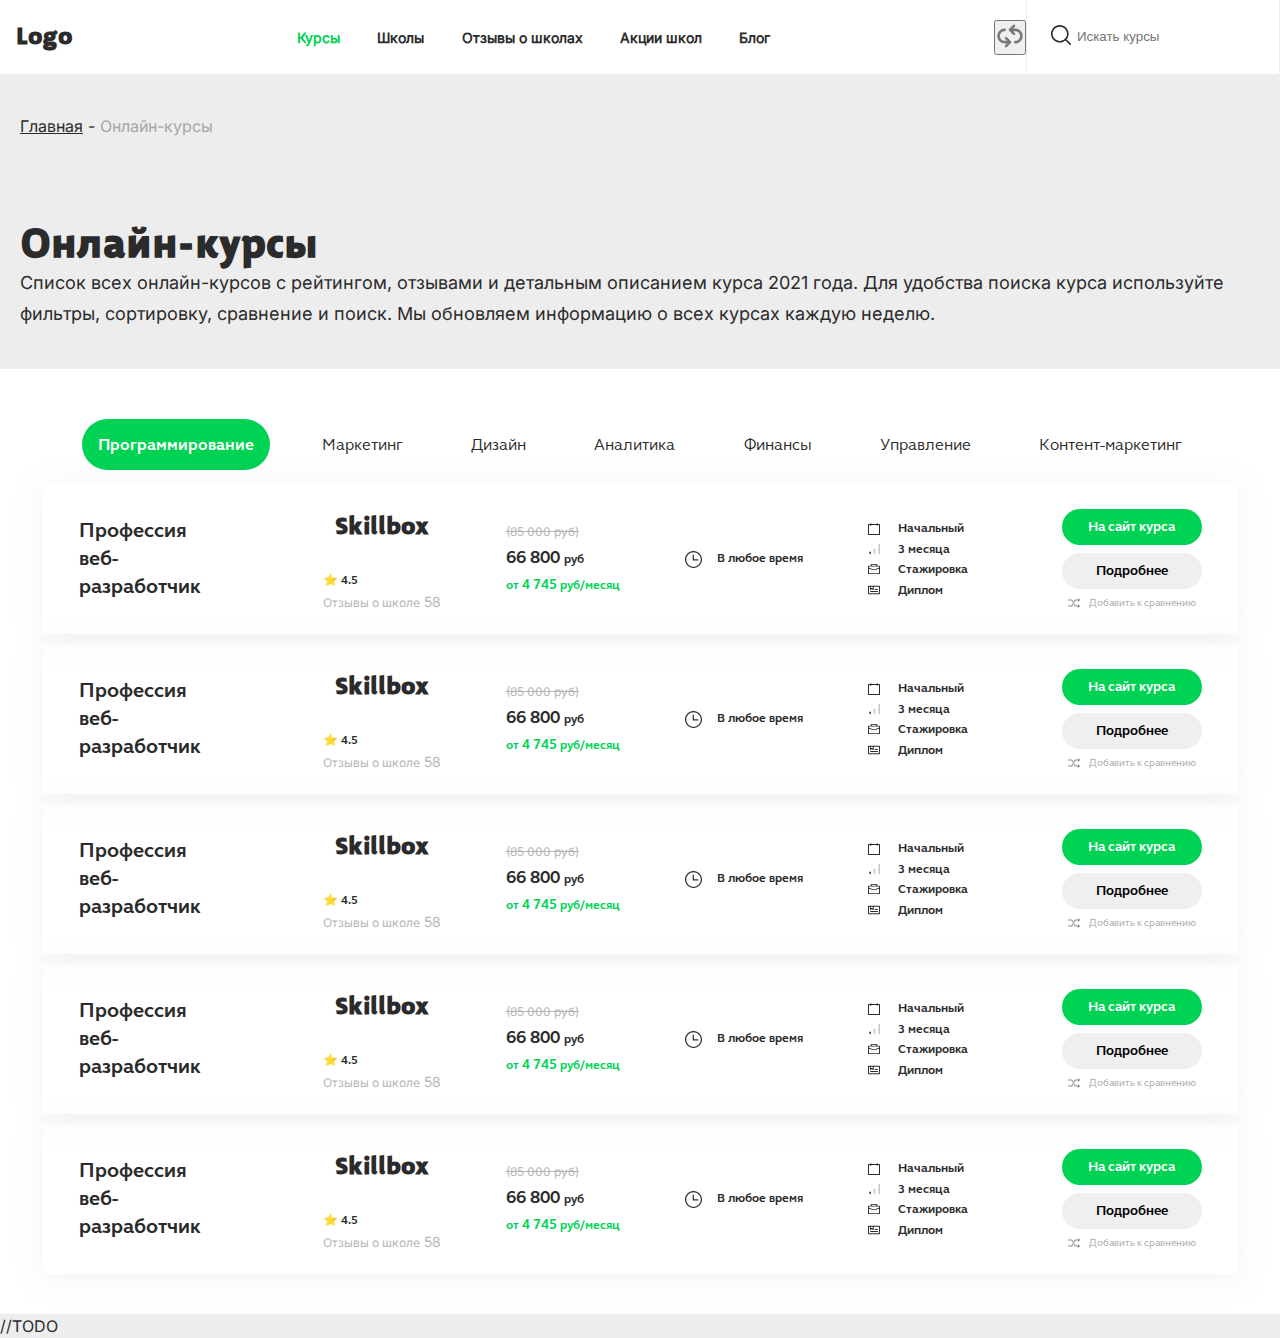
<file: search.html>
<!DOCTYPE html>
<html lang="en">

<head>
    <meta charset="UTF-8" />
    <meta name="viewport" content="width=device-width, initial-scale=1" />
    <title>WebSchool | Search Modern Web Development & Coding Courses</title>
    <meta name="description"
        content="Looking for awesome web development courses? At WebSchool, find hands-on projects, friendly mentors, and all the support you need to level up your coding skills." />
    <meta name="keywords"
        content="search courses, web development, coding classes, JavaScript tutorials, React courses, Node.js training, programming bootcamp" />
    <meta name="author" content="WebSchool" />
    <link rel="shortcut icon" href="./assets/favicon.ico" type="image/x-icon" />
    <link rel="stylesheet" href="./assets/css/lns.css" />
    <link rel="stylesheet" href="./assets/css/main.css" />
    <link href="https://fonts.cdnfonts.com/css/fs-elliot-pro" rel="stylesheet">
    <meta property="og:title" content="WebSchool | Search Modern Web Development & Coding Courses" />
    <meta property="og:description"
        content="Find web dev courses with real projects, friendly mentors, and support to help you grow at WebSchool." />
    <meta property="og:type" content="website" />
    <meta property="og:url" content="https://web-schoool.netlify.app/search.html" />
</head>



<body>
    <header class="header">
        <div class="container header-container center jcb">

            <span class="logo">Logo</span>
            <input type="checkbox" id="navbar-checkbox" class="navbar-checkbox d-none">

            <nav id="navbar" class="navbar center jcb">
                <a class="active" href="#">Курсы</a>
                <a href="#">Школы</a>
                <a href="#">Отзывы о школах</a>
                <a href="#">Акции школ</a>
                <a href="#">Блог</a>
            </nav>
            <div class="search center">
                <button class="filter-icon">
                    <img src="./assets/images/filter.svg" width="28px" height="28px" alt="filter">
                </button>
                <div class="searchcontainer">
                    <div class="searchbox">
                        <img class="search-icon" src="./assets/images/search.svg" width="20px" height="20px"
                            alt="search">
                        <input id="searchbar" class="searchbar" type="text" placeholder="Искать курсы">
                    </div>
                </div>
                <button class="searchbox-mobile">
                    <img src="./assets/images/search.svg" width="20px" height="20px" alt="search">
                </button>
                <label for="navbar-checkbox" id="navbar-menu" class="navbar-menu center">
                    <span></span>
                    <span></span>
                    <span></span>
                </label>
            </div>
    </header>

    <main>
        <section class="breadcrumbs">
            <div class="container">
                <span>
                    <a class="breadcrumbs-link" href="/index.html">Главная</a> -
                    <span class="breadcrumbs-current">Онлайн-курсы</span>
                </span>
            </div>
        </section>
        <section class="page-desc">
            <div class="container">
                <div class="page-contents">
                    <h2>Онлайн-курсы</h2>
                    <p>Список всех онлайн-курсов с рейтингом, отзывами и детальным описанием курса 2021 года. Для
                        удобства поиска курса используйте фильтры, сортировку, сравнение и поиск.
                        Мы обновляем информацию о всех курсах каждую неделю.</p>
                </div>
            </div>
        </section>

        <section class="course">
            <div class="container">
                <div class="course-categories">

                </div>
                <div class="course-wrapper">


                </div>
            </div>
        </section>

        <aside>
            //TODO
        </aside>
    </main>


</body>
<script src="./assets/js/renderCourses.js"></script>
<script src="./assets/js/main.js"></script>

</html>
</file>
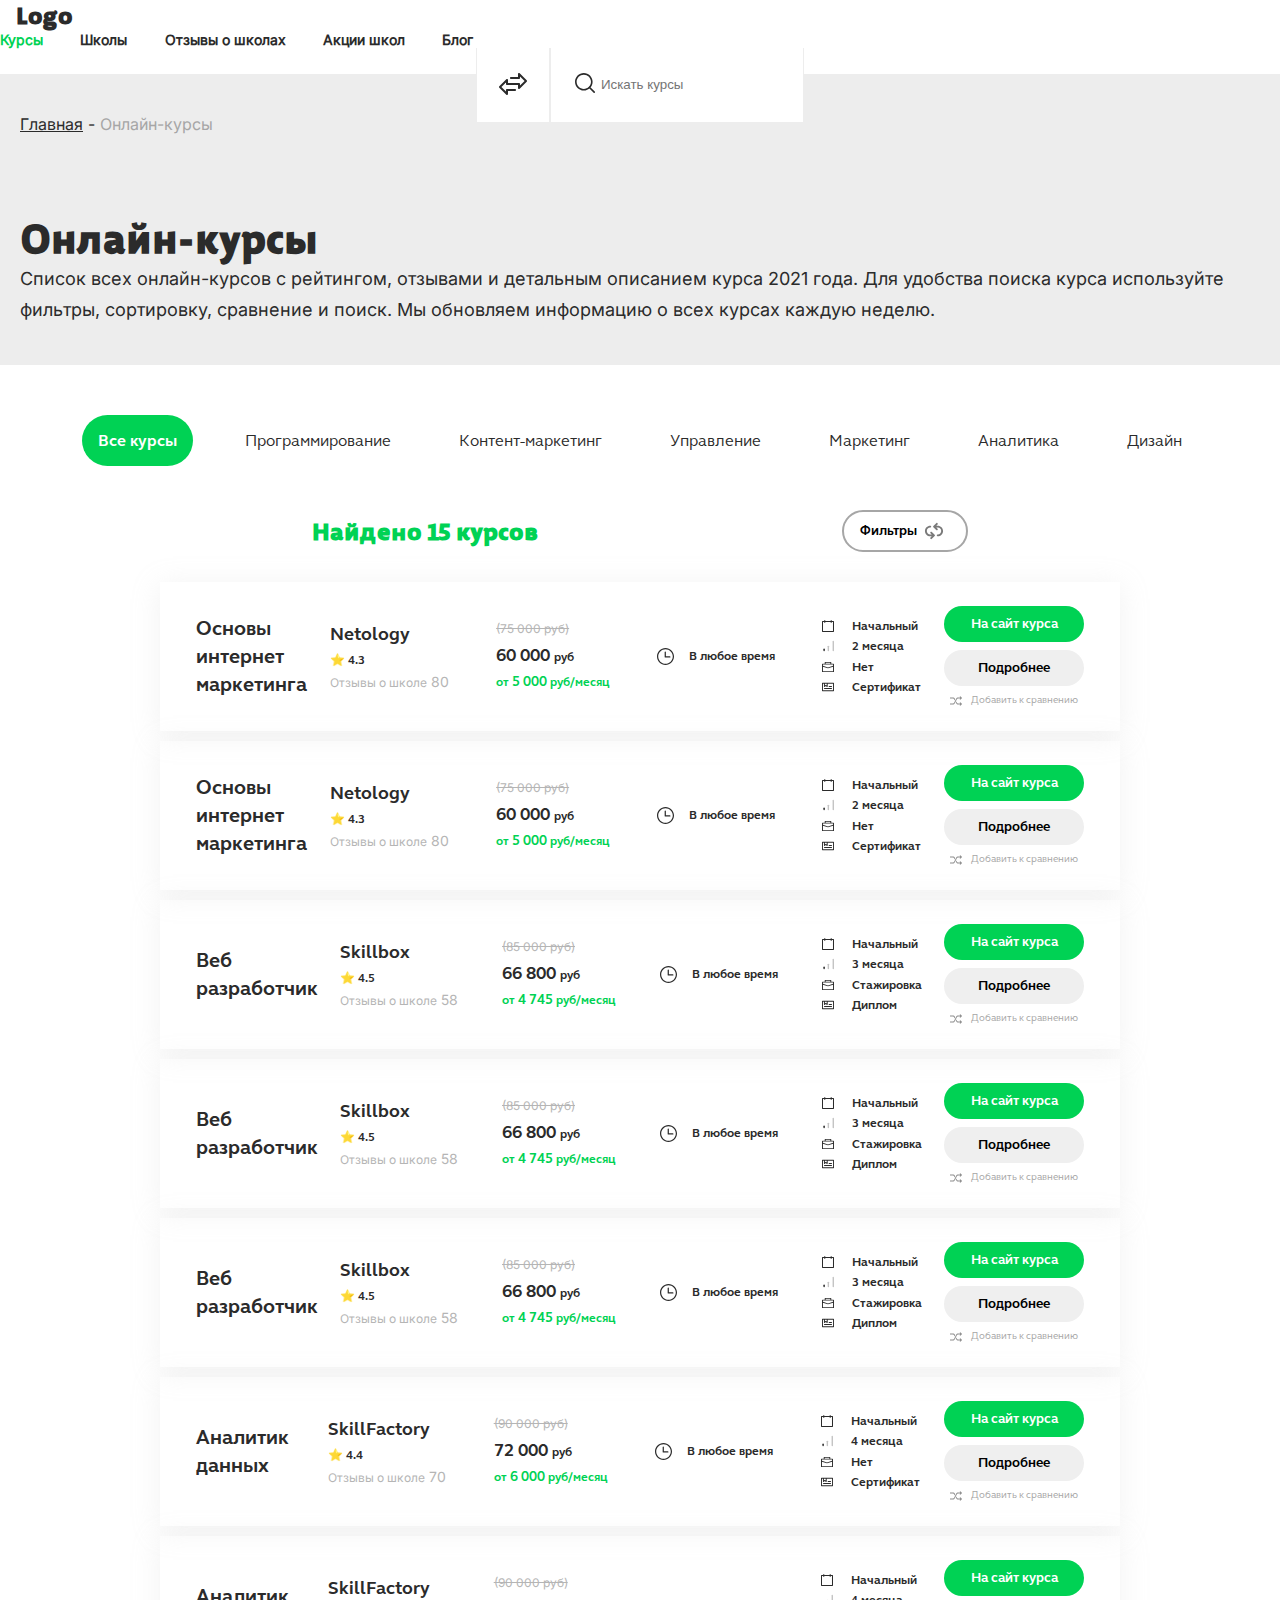
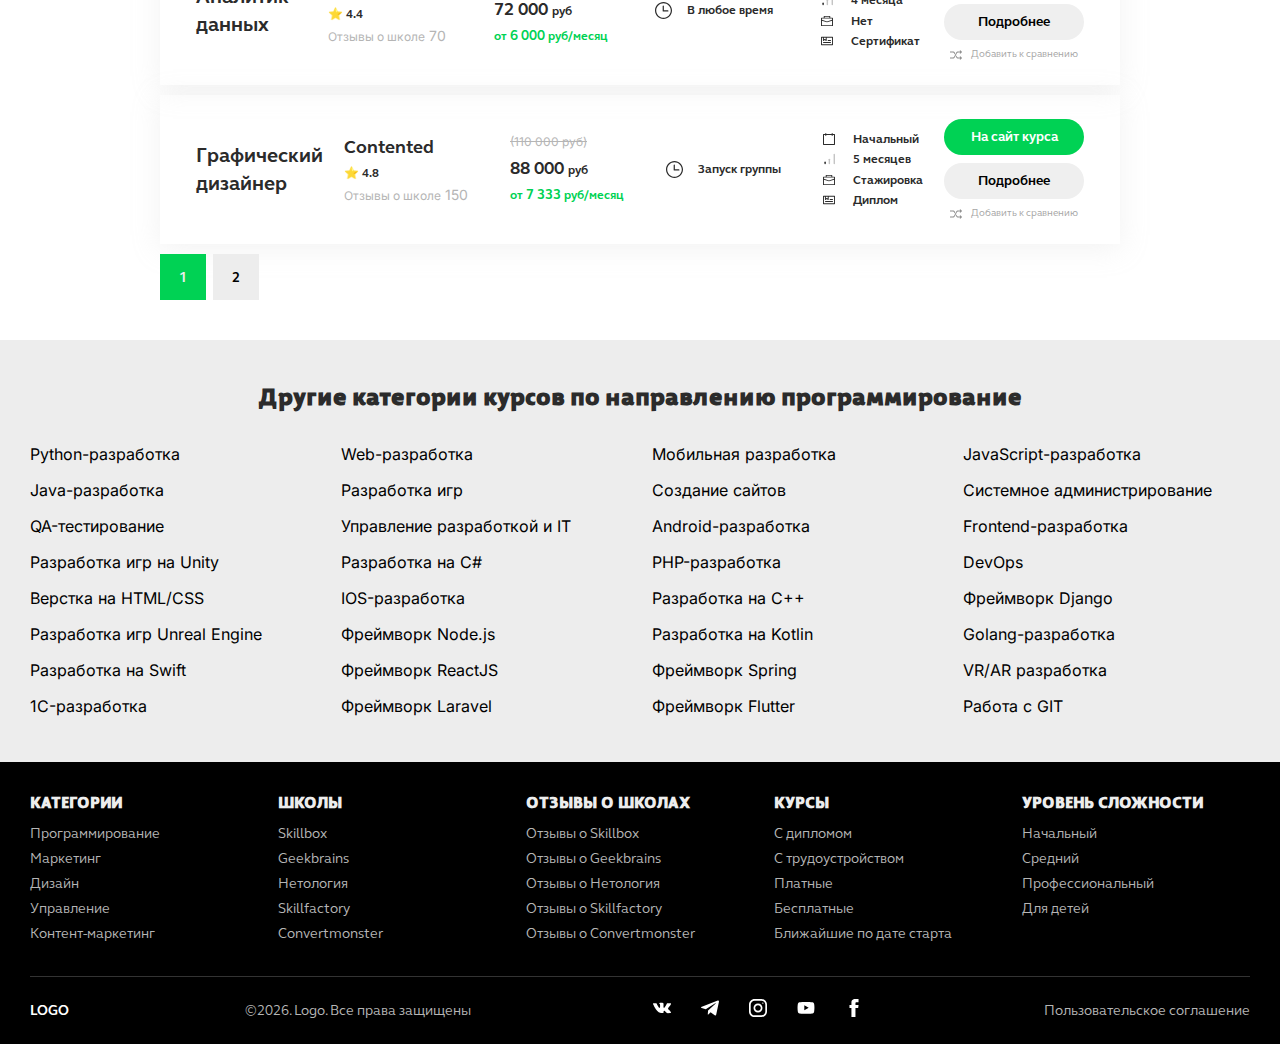
<file: built/search.html>
<!DOCTYPE html><html lang="en"><head><meta charset="UTF-8"><meta name="viewport" content="width=device-width,initial-scale=1"><title>WebSchool | Search Modern Web Development & Coding Courses</title><meta name="description" content="Looking for awesome web development courses? At WebSchool, find hands-on projects, friendly mentors, and all the support you need to level up your coding skills."><meta name="keywords" content="search courses, web development, coding classes, JavaScript tutorials, React courses, Node.js training, programming bootcamp"><meta name="author" content="WebSchool"><link rel="shortcut icon" href="./assets/images/favicon.ico" type="image/x-icon"><link rel="stylesheet" href="./assets/css/main.css"><meta property="og:title" content="WebSchool | Search Modern Web Development & Coding Courses"><meta property="og:description" content="Find web dev courses with real projects, friendly mentors, and support to help you grow at WebSchool."><meta property="og:type" content="website"><meta property="og:url" content="https://web-schoool.netlify.app/search.html"></head><body><header class="header"><div class="container header-container font-weight: bold;"><span class="logo">Logo</span> <input type="checkbox" id="navbar-checkbox" class="navbar-checkbox hidden"><nav id="navbar" class="navbar center jcb"><a class="active">Курсы</a> <a href="#">Школы</a> <a href="#">Отзывы о школах</a> <a href="#">Акции школ</a> <a href="#">Блог</a></nav><div class="search center"><button class="switch-icon"><img src="./assets/images/switch.svg" width="28px" height="28px" alt="switch"></button><div class="searchcontainer"><div class="searchbox"><img class="search-icon" src="./assets/images/search.svg" width="20px" height="20px" alt="search"> <input id="searchbar" class="searchbar" type="text" placeholder="Искать курсы"></div></div><button class="searchbox-mobile"><img src="./assets/images/search.svg" width="20px" height="20px" alt="search"></button> <label for="navbar-checkbox" id="navbar-menu" class="navbar-menu center"><span></span> <span></span> <span></span></label></div></div></header><main><section class="breadcrumbs"><div class="container"><span><a class="breadcrumbs-link" href="/index.html">Главная</a> - <span class="breadcrumbs-current">Онлайн-курсы</span></span></div></section><section class="page-desc"><div class="container"><div class="page-contents"><h2>Онлайн-курсы</h2><p>Список всех онлайн-курсов с рейтингом, отзывами и детальным описанием курса 2021 года. Для удобства поиска курса используйте фильтры, сортировку, сравнение и поиск. Мы обновляем информацию о всех курсах каждую неделю.</p></div></div></section><section class="course"><div class="container"><div class="course-categories"></div><div class="course-header"><div class="total-courses-info"></div><button class="filter-button-mobile">Фильтры <img src="./assets/images/filter.svg" alt="filter"></button></div><div class="main-search-wrapper"><div></div><div class="filterbar"><div class="filters"><h2 class="filter-title">Фильтры <img src="./assets/images/filter.svg" width="20" height="20" alt=""></h2><div class="section"><h3 class="filter-header">Цена</h3><label><input type="radio" name="payment" class="checkbox-normal" value="paid" checked="checked"><span>Платные</span></label> <label><input type="radio" name="payment" value="free" class="checkbox-normal"><span>Бесплатные</span></label><div class="range-slider price-slider-wrapper"><input type="range" min="0" max="200000" step="1000" value="1000" id="pricemin" class="price-slider"> <input type="range" min="0" max="200000" step="1000" value="199000" id="pricemax" class="price-slider"><div class="values price-values"><input id="priceminVal" type="number" step="1000" class="price-input"> - <input id="pricemaxVal" type="number" step="1000" class="price-input"></div></div></div><div class="section schools-filter"></div><div class="section level-filter"></div><div class="section"><h3 class="filter-header">Длительность (месяцев)</h3><div class="range-slider"><input type="range" min="0" max="36" value="1" id="durationMin" class="duration-slider" step="1"> <input type="range" min="0" max="36" value="12" id="durationMax" class="duration-slider" step="1"><div class="values duration-values"><input id="durationMinVal" type="number" step="1" min="0" max="36" value="1" class="duration-input"> - <input id="durationMaxVal" type="number" step="1" min="0" max="36" value="12" class="duration-input"></div></div></div><div class="section"><label><input type="checkbox" class="checkbox-reversed" data-filter="internship"><span>Возможность стажировки</span></label> <label><input type="checkbox" class="checkbox-reversed" data-filter="diploma"><span>Возможность получить сертификат</span></label></div></div></div><div class="courses-wrapper"><div class="course-wrapper course-wrapper-wfilter"></div></div></div></div></section><section class="directions"><div class="container"><h4 class="title">Другие категории курсов по направлению программирование</h4><div class="directions-wrapper"><ul><li><a href="#">Python-разработка</a></li><li><a href="#">Web-разработка</a></li><li><a href="#">Мобильная разработка</a></li><li><a href="#">JavaScript-разработка</a></li><li><a href="#">Java-разработка</a></li><li><a href="#">Разработка игр</a></li><li><a href="#">Создание сайтов</a></li><li><a href="#">Системное администрирование</a></li><li><a href="#">QA-тестирование</a></li><li><a href="#">Управление разработкой и IT</a></li><li><a href="#">Android-разработка</a></li><li><a href="#">Frontend-разработка</a></li><li><a href="#">Разработка игр на Unity</a></li><li><a href="#">Разработка на C#</a></li><li><a href="#">PHP-разработка</a></li><li><a href="#">DevOps</a></li><li><a href="#">Верстка на HTML/CSS</a></li><li><a href="#">IOS-разработка</a></li><li><a href="#">Разработка на C++</a></li><li><a href="#">Фреймворк Django</a></li><li><a href="#">Разработка игр Unreal Engine</a></li><li><a href="#">Фреймворк Node.js</a></li><li><a href="#">Разработка на Kotlin</a></li><li><a href="#">Golang-разработка</a></li><li><a href="#">Разработка на Swift</a></li><li><a href="#">Фреймворк ReactJS</a></li><li><a href="#">Фреймворк Spring</a></li><li><a href="#">VR/AR разработка</a></li><li><a href="#">1C-разработка</a></li><li><a href="#">Фреймворк Laravel</a></li><li><a href="#">Фреймворк Flutter</a></li><li><a href="#">Работа с GIT</a></li></ul></div></div></section></main><footer class="footer"><div class="container"><div class="footer-top"><div class="footer-logo">LOGO</div><div class="footer-links"><a href="#" aria-label="VK"><img src="./assets/images/vk.svg" alt="VK" width="18" height="18"> </a><a href="#" aria-label="Telegram"><img src="./assets/images/telegram.svg" alt="Telegram" width="18" height="18"> </a><a href="#" aria-label="Instagram"><img src="./assets/images/instagram.svg" alt="Instagram" width="18" height="18"> </a><a href="#" aria-label="YouTube"><img src="./assets/images/youtube.svg" alt="YouTube" width="18" height="18"> </a><a href="#" aria-label="Facebook"><img src="./assets/images/facebook.svg" alt="Facebook" width="18" height="18"></a></div></div><div class="footer-columns"><div class="footer-column"><h3>КАТЕГОРИИ<div class="footer-sign">+</div></h3><ul class="collapsed"><li><a href="#">Программирование</a></li><li><a href="#">Маркетинг</a></li><li><a href="#">Дизайн</a></li><li><a href="#">Управление</a></li><li><a href="#">Контент-маркетинг</a></li></ul></div><div class="footer-column"><h3>ШКОЛЫ<div class="footer-sign">+</div></h3><ul class="collapsed"><li><a href="#">Skillbox</a></li><li><a href="#">Geekbrains</a></li><li><a href="#">Нетология</a></li><li><a href="#">Skillfactory</a></li><li><a href="#">Convertmonster</a></li></ul></div><div class="footer-column"><h3>ОТЗЫВЫ О ШКОЛАХ<div class="footer-sign">+</div></h3><ul class="collapsed"><li><a href="#">Отзывы о Skillbox</a></li><li><a href="#">Отзывы о Geekbrains</a></li><li><a href="#">Отзывы о Нетология</a></li><li><a href="#">Отзывы о Skillfactory</a></li><li><a href="#">Отзывы о Convertmonster</a></li></ul></div><div class="footer-column"><h3>КУРСЫ<div class="footer-sign">+</div></h3><ul class="collapsed"><li><a href="#">С дипломом</a></li><li><a href="#">С трудоустройством</a></li><li><a href="#">Платные</a></li><li><a href="#">Бесплатные</a></li><li><a href="#">Ближайшие по дате старта</a></li></ul></div><div class="footer-column"><h3>УРОВЕНЬ СЛОЖНОСТИ<div class="footer-sign">+</div></h3><ul class="collapsed"><li><a href="#">Начальный</a></li><li><a href="#">Средний</a></li><li><a href="#">Профессиональный</a></li><li><a href="#">Для детей</a></li></ul></div></div><div class="footer-bottom"><div class="footer-logo">LOGO</div><div class="footer-copy">©<script>document.currentScript.outerHTML=(new Date).getFullYear()</script>. Logo. Все права защищены</div><div class="footer-links"><a href="#" aria-label="VK"><img src="./assets/images/vk.svg" alt="VK" width="18" height="18"> </a><a href="#" aria-label="Telegram"><img src="./assets/images/telegram.svg" alt="Telegram" width="18" height="18"> </a><a href="#" aria-label="Instagram"><img src="./assets/images/instagram.svg" alt="Instagram" width="18" height="18"> </a><a href="#" aria-label="YouTube"><img src="./assets/images/youtube.svg" alt="YouTube" width="18" height="18"> </a><a href="#" aria-label="Facebook"><img src="./assets/images/facebook.svg" alt="Facebook" width="18" height="18"></a></div><div class="footer-terms"><a href="#">Пользовательское соглашение</a></div></div></div></footer></body><script src="./assets/js/main.js"></script><script src="./assets/js/renderCourses&search.js"></script><script>let filterBar=document.querySelector(".filterbar"),filterButton=document.querySelector(".filter-button-mobile");filterButton.addEventListener("click",()=>{var t=filterBar.classList.toggle("filterActive");document.body.classList.toggle("no-scroll",t),filterButton.classList.toggle("filterActive",t),filterButton.innerHTML=t?"✕":'Фильтры <img src="./assets/images/filter.svg" alt="filter">'})</script></html>
</file>
<file: assets/css/main.css>
/* vars */
:root {
    --color-text: #2b2b2b;
    --color-background: #ededed;
    --color-white: #ffffff;
    --color-link: #2b2b2b;
    --color-link-current: #a6a6a6;
    --color-pagination: #d7d7d7;
    --color-link-hover: cornflowerblue;
    --color-link-active: #00D254;
    --color-border: #ededed;
    --color-filter-icon-bg: #fff;
    --color-filter-icon-hover-bg: #ededed;
    --color-skrikethrough: #b5b5b5;
    --space-1: 4px;
    --space-2: 6px;
    --space-3: 9px --space-4: 13px;
    --space-5: 19px;
    --space-6: 28px;
    --border-color: #ccc;
}

/* fonts */
@font-face {
    font-family: 'Inter';
    font-style: normal;
    font-weight: 400;
    src: url('../fonts/inter-regular.woff2') format('woff2');
}


@font-face {
    font-family: "Lisboa Heavy";
    src: url('../fonts/LisboaHeavy.woff2') format('woff2'),
        url('../fonts/LisboaHeavy.woff') format('woff');
}

@font-face {
    font-family: 'FS Elliot Pro';
    font-style: normal;
    font-weight: 400;
    src: url('./../fonts/FS_Elliot_ProRegular.woff') format('woff');
}

@font-face {
    font-family: 'FS Elliot Pro';
    font-style: normal;
    font-weight: 700;
    src: url('./../fonts/FS_Elliot_ProBold.woff') format('woff');
}




*,
*::before,
*::after {
    box-sizing: border-box;
    margin: 0;
    padding: 0;
    box-sizing: border-box;
    scroll-behavior: smooth;
    scrollbar-width: thin;
}

html,
body {
    height: 100%;
}

body {
    position: relative;
    margin: 0;
    width: 100vw;
    color: var(--color-text);
    font-family: "Inter", sans-serif;
    background-color: var(--color-background);
}


ul,
li,
ol {
    list-style: none;
}

a {
    text-decoration: none;
}

span {
    font-size: inherit;
    font-weight: inherit;
    color: inherit;
}

h1 {
    font-size: clamp(2.5rem, 6vw, 4rem);
    line-height: 1.2;
}

h2 {
    font-size: clamp(1.8rem, 4vw, 2.5rem);
    line-height: 1.25;
}

h3 {
    font-size: clamp(1.3rem, 3vw, 1.5rem);
    line-height: 1.3;
}

h4 {
    font-size: clamp(1rem, 2.5vw, 1.25rem);
    line-height: 1.4;
}

h5 {
    font-size: clamp(0.85rem, 2vw, 1rem);
    line-height: 1.5;
}

h6 {
    font-size: clamp(0.7rem, 1.5vw, 0.85rem);
    line-height: 1.6;
}

h1,
h2,
h3,
h4,
h5,
h6 {
    font-family: "Lisboa Heavy";
    font-weight: bold;
}

p {
    font-size: clamp(1rem, 2vw, 1.125rem);
    line-height: 1.7;
}

.flex {
    display: flex;
}

.title {
    display: flex;
    justify-content: center;
    align-items: center;
    font-family: "Lisboa Heavy";
    font-weight: bold;
    font-size: 24px;
    font-weight: 700;
    margin-bottom: 24px;
    width: 100%;
}

.flex-inline {
    display: inline-flex;
}

.center {
    display: flex;
    justify-content: center;
    align-items: center;
}

.hidden {
    display: none !important;
}

.w-100 {
    width: 100%;
}

.fdr {
    flex-direction: row;
}

.fdc {
    flex-direction: column;
}

.aic {
    align-items: center;
}

.ais {
    align-items: start;
}

.aie {
    align-items: end;
}

.jcc {
    justify-content: center;
}

.jcs {
    justify-content: start;
}

.jce {
    justify-content: end;
}

.jcb {
    justify-content: space-between;
}

.jca {
    justify-content: space-around;
}

.jcevn {
    justify-content: space-evenly;
}

.acs {
    align-content: start;
}

.ace {
    align-content: end;
}

.acc {
    align-content: center;
}

.acsb {
    align-content: space-between;
}

.acsa {
    align-content: space-around;
}

.fww {
    flex-wrap: wrap;
}

.fwn {
    flex-wrap: nowrap;
}

.fwwr {
    flex-wrap: wrap-reverse;
}

.fg1 {
    flex-grow: 1;
}

.fg0 {
    flex-grow: 0;
}

.fs0 {
    flex-shrink: 0;
}

.fs1 {
    flex-shrink: 1;
}

.f1 {
    flex: 1;
}

.w5 {
    width: 5%;
}


.container {
    max-width: 1440px;
    margin: auto;
    width: 100%;
}


section {

    width: 100%;
    padding: 40px 20px;
}

img,
button,
a {
    -webkit-user-select: none;
    -moz-user-select: none;
    -ms-user-select: none;
    user-select: none;
    -webkit-user-drag: none;
    -khtml-user-drag: none;
    -moz-user-drag: none;
    -o-user-drag: none;
    -webkit-touch-callout: none;
    text-decoration: none;
}

/*  header */

.header {
    font-family: "Inter";
    font-size: 14px;
    background-color: var(--color-white);
    font-weight: bold;
    height: 74px;
    z-index: 3;
}

.logo {
    font-size: 24px;
    padding-left: 16px;
    padding-bottom: 4px;
    line-height: auto;
    font-family: "Lisboa Heavy";
}

.header a {
    color: var(--color-link);
}

.header a:hover {
    color: var(--color-link-hover);
}

.header a.active {
    color: var(--color-link-active);
}

.navbar {
    width: 100%;
    max-width: 473px;
    display: flex;
    justify-content: space-between;
    align-items: center;
}

.navbar-menu {
    display: none;
    gap: 4px;
    flex-direction: column;
    width: 74px;
}

.navbar-menu span {
    width: 20px;
    height: 3px;
    background-color: var(--color-text);
}

.searchcontainer button {
    background-color: transparent;
}

.searchbox {
    display: flex;
    position: relative;
    justify-content: center;
    align-items: center;
}

.searchbar {
    padding: 24px 25px 26px 50px;
    max-width: 490px;
    height: 74px;
    border: 1px solid #ededed;
    border-top: 0;
    border-bottom: 0;
}

.searchbox-mobile {
    display: none;
}

.search-icon {
    position: absolute;
    top: 25px;
    left: 25px;
    width: 20px;
    height: 20px;
}

.searchbox-mobile {
    display: none;
    background-color: transparent;
}

.search-mobile,
.switch-icon,
.searchbox-mobile {
    background-color: #fff;
}

.searchbox-mobile:hover,
.switch-icon:hover {
    background-color: #ededed;
}

.switch-icon {
    width: 74px;
    height: 74px;
    padding: 22px;
    background-color: var(--color-filter-icon-bg);
    border: 1px solid var(--color-border);
    border-top: 0;
    border-bottom: 0;
}

.switch:hover,
.searchbar:focus {
    background-color: var(--color-background);
}

@media (max-width: 1024px) {

    body.no-scroll {
        overflow: hidden;
        height: 100vh;
    }

    .searchbox * {
        display: none !important;
    }

    .searchbox-mobile {
        display: block;
        width: 74px;
        height: 74px;
        border: 0;
    }

    .section label span {
        max-width: 160px;
    }

}

/* Tablet & Mobile */
@media (max-width: 768px) {



    .navbar-menu {
        display: flex;
        height: 74px;
        position: relative;
        right: 0;
        top: 0;
        z-index: 100;
    }

    .navbar-checkbox:checked #navbar-menu {
        position: fixed;
    }

    .navbar-menu:hover {

        background-color: #ededed;

    }

    .navbar {
        display: none;
    }



    .navbar-checkbox:checked ~ .search .navbar-menu span:nth-child(1) {
        transform: rotate(-45deg) translate(-5px, 5px);
    }

    .navbar-checkbox:checked ~ .search .navbar-menu span:nth-child(2) {
        opacity: 0;
    }


    .navbar-checkbox:checked ~ .search .navbar-menu span:nth-child(3) {
        transform: rotate(45deg) translate(-5px, -5px);
    }

    .navbar-checkbox:checked ~ #navbar {
        padding-top: 74px;
        display: flex;
        flex-direction: column;
        justify-content: start;
        align-items: start;
        position: fixed;
        overflow-y: hidden;
        left: 0;
        top: 0;
        max-width: 100vw;
        width: 100vw;
        height: 100vh;
        z-index: 99;
        background-color: var(--color-white);
    }

    .navbar-checkbox:checked ~ .navbar a {
        padding: 20px 30px;
        width: 100%;
    }

}




/*   sections   */

.main {
    display: flex;
    justify-content: center;
    flex-direction: column;
    z-index: 2;

}


/*   hero   */
.hero {
    position: relative;
    width: 100vw;
    background-color: transparent;
    overflow: hidden;
}

.hero-contents {
    position: relative;
    z-index: 2;
    padding: 146px 0 146px 14px;
    width: 100%;
}

.hero h3 {
    font-family: "Lisboa Heavy", sans-serif;
    font-size: 36px;
    margin: 0 0 20px 0;
    max-width: 1440px;
    text-align: left;
}

.hero p {
    max-width: 515px;
    font-size: 18px;
    font-weight: normal;
    margin: 0;
}

.hero-img {
    position: absolute;
    right: 0;
    bottom: -60px;
    z-index: -1;
    max-width: 100%;
    height: auto;
    width: auto;
}

@media (max-width: 1024px) {
    .hero-img {
        width: 878px;
        bottom: -50px;
    }

    .hero-contents {
        padding-top: 10px;
    }
}

@media (max-width: 768px) {
    .hero-img {
        width: 100%;
        bottom: -30px;
        right: 0;
    }

    .hero-contents {
        padding-top: 25px;
    }

    .hero p {
        max-width: 100%;
        font-size: 16px;
    }
}


/* advantage */
.advantage {
    font-family: 'FS Elliot Pro';
    font-weight: normal;
    background-color: var(--color-white);
}


.advantage .item {
    padding: 16px;
    width: 350px;
    height: 254px;
    margin-bottom: 12px;
}

.advantage .inner-wrapper {
    display: flex;
    flex-direction: row;
    width: 300px;
    align-items: center;
    justify-content: start;
    margin: 10px 0;
    gap: 16px;
}


.advantage .inner-wrapper .title {
    max-width: 155px;
    justify-content: start;
    align-items: start;
    margin-bottom: 0;

}

.advantage .inner-wrapper .icon {
    max-width: 155px;
    word-break: keep-all;
}

.advantage .inner-title {
    font-size: 20px;
    max-width: 160px;
    font-weight: bold;
    margin-bottom: 0;
    white-space: normal;
}

.advantage .inner-wrapper p {
    font-size: 14px;
    line-height: 24px;
}

@media (max-width:768px) {
    .advantage .item {
        max-width: 375px;
        width: auto;
    }


    .advantage .inner-wrapper {
        width: auto;
    }

    .advantage .inner-title {
        max-width: 2000px;
    }
}


/* course-links */


.course-links h3 {
    font-size: 24px;
    font-weight: 700;
    margin-bottom: 24px;
    text-align: center;
    width: 100%;
}

.course-layout {
    display: flex;
    margin: 0 auto;
    background: var(--color-background);
    padding: 30px;
    max-height: 500px;
    font-family: 'FS Elliot Pro';
    font-weight: normal;
}

.categories {
    min-width: 221px;
    height: 420px;
    display: flex;
    flex-direction: column;
    justify-content: space-between;
    scrollbar-width: none;
}

.categories-select {
    display: none;
}

.categories button {

    background: none;
    border: none;
    text-align: left;
    font-size: 16px;
    font-family: 'FS Elliot Pro';
    font-weight: 500;
    cursor: pointer;
    color: var(--color-link);
    padding: 16px;
}

.categories button.active {
    font-weight: bold;
    background: var(--color-white);
}

.categories button:hover {
    color: var(--color-link-hover);
}

.subcategories {
    background: var(--color-white);
    column-count: 3;
    column-gap: auto;
    padding: 10px;
    width: 100%;
}

.subcategories a {
    break-inside: avoid;
    padding: 10px 24px;
    font-size: 14px;
    display: flex;
    justify-content: space-between;
    align-items: center;
    color: var(--color-link);
}

.subcategories a:hover {
    background-color: var(--color-background);
    color: var(--color-link-hover);
}

@media (max-width: 1440px) {
    .categories {
        height: none;
        flex-direction: row;
        gap: 30px;
        width: 100%;
        margin: 10px 0;
        overflow-x: scroll;
        height: auto;
    }

    .course-layout {
        max-height: none;
        flex-direction: column;
    }

    .categories button {
        padding: 10px;
        border-radius: 999px;
        color: var(--color-link);
        height: 40px;
        white-space: nowrap;

    }

    .categories button.active {
        background-color: var(--color-link-active);
        color: var(--color-border);
    }

    .subcategories {
        column-count: 2;
        column-gap: auto;
        padding: 10px;
        width: 100%;
    }
}

@media (max-width: 768px) {
    .categories {
        display: none;
    }

    .categories-select {
        display: block;
        padding: 13px 30px;
        width: 100%;
        margin: 30px 0;
        border-radius: 99px;
        border: 1px solid var(--color-text);
    }

    .categories-select option {
        padding: 10px !important;
    }

    .subcategories {
        column-count: 1;
        column-gap: auto;
        padding: 10px;
        width: 100%;
    }
}


/* sponsors */
.sponsors {
    background-color: var(--color-white);
}

.carousel-wrapper {
    max-width: 1236px;
    margin: 0 auto;
    display: flex;
    align-items: center;
    justify-content: center;
    position: relative;
}

.carousel {
    position: relative;
    overflow: hidden;
    width: 100%;
}

.carousel-track {
    display: flex;
    gap: 16px;
    padding: 16px;
    padding-left: 22px;
    transition: transform 0.3s ease;
}

.prev,
.next {
    position: absolute;
    top: 50%;
    transform: translateY(-50%);
    width: 44px;
    height: 44px;
    padding: 12px;
    background-color: var(--color-link-active);
    color: var(--color-border);
    font-weight: bolder;
    border: none;
    border-radius: 9999px;
    z-index: 10;
    cursor: pointer;
    display: grid;
    place-items: center;
}

.prev {
    left: -22px;
}

.next {
    right: -22px;
}

.carousel-slide {
    flex: 0 0 auto;
    width: 287px;
    height: 220px;
    border-radius: 8px;
    box-shadow: 0 4px 26px rgba(203, 203, 203, 0.25);
}

.pagination {
    display: flex;
    justify-content: center;
    margin-top: 10px;
}

.pagination div {
    width: 6px;
    height: 6px;
    background: var(--color-pagination);
    margin: 0 4px;
    border-radius: 50%;
}

.pagination .active {
    background: var(--color-link-active);
}

@media (max-width: 1280px) {

    .carousel {
        max-width: 924px;
        margin: 0 auto;
    }

    .carousel-track {

        padding-left: 16px;
    }

    .carousel-wrapper {
        max-width: 924px;
    }
}

@media (max-width: 1024px) {

    .carousel {
        max-width: 624px;
        margin: 0 auto;
    }

    .carousel-track {
        padding-left: 16px;
    }

    .carousel-wrapper {
        max-width: 624px;
    }
}

@media (max-width: 928px) and (min-width: 376px) {
    .carousel-slide {
        width: 315px;
        height: 270px;
    }

    .carousel {
        max-width: 345px;
    }

    .carousel-wrapper {
        max-width: 345px;
    }
}

@media (max-width: 375px) {
    .carousel-wrapper {
        width: 100%;
        padding: 0 10px;
    }

    .carousel-slide {
        width: 315px;
        height: 270px;
    }
}



/* course */
.course {
    background-color: var(--color-white);
    line-height: 1.3;
}

.course-categories {
    max-width: 1116px;
    margin: 0 auto;
}

.course-categories ul {
    display: flex;
    flex-direction: row;
    justify-content: space-between;
    white-space: nowrap;
    gap: 20px;
    width: 100%;
    margin: 10px 0;
    overflow-x: scroll;
    padding-bottom: 4px;
    height: auto;
    scrollbar-width: none;
}

.course-categories ul li button {
    white-space: nowrap;
    padding: 10px 20px;
    background-color: var(--color-white);
    border-radius: 99px;
    border: 0;
    font-family: 'FS Elliot Pro', sans-serif;
    border: none;
    text-align: left;
    font-size: 16px;
    font-family: 'FS Elliot Pro';
    font-weight: 500;
    cursor: pointer;
    color: var(--color-link);
    padding: 16px;
}

.course-categories ul li button.active {
    font-weight: bold;
    background: var(--color-link-active);
}


.course-categories ul li button:hover {
    background: var(--color-link-active);
    color: var(--color-whitef);
}

.course-wrapper {
    display: flex;
    justify-content: space-between;
    flex-direction: column;
    gap: 10px;
}

.course-item {
    padding: 24px 36px;
    max-width: 1195px;
    width: 100%;
    display: flex;
    justify-content: space-between;
    margin: 0 auto;
    align-items: center;
    flex-direction: row;
    max-height: 150px;
    box-shadow: 0 4px 26px rgba(203, 203, 203, 0.25);
}


.course .square-wrapper {
    display: flex;
    justify-content: space-around;
    align-items: center;
    flex-direction: row;
    width: 100%;
    max-width: 710px;
}

.course-course div {
    display: flex;
    flex-direction: column;
    justify-content: space-between;
}

.course-item p {
    word-wrap: break-word;

}

.course .old-price {
    text-decoration: line-through;
    color: var(--color-skrikethrough);
}

.course .jobtitle {
    width: 150px;
    font-family: 'FS Elliot Pro';
    font-weight: bold;
}

.course .inner-title,
.small,
.course .current-price {
    font-family: 'FS Elliot Pro', sans-serif;
    font-weight: bold;
}

.course .compare {
    font-family: 'FS Elliot Pro', sans-serif;
    font-size: 10px;
}

.course .review {
    color: var(--color-skrikethrough);
}

.course .monthly-price,
.course .monthly-price span {
    font-family: 'FS Elliot Pro', sans-serif;
    color: var(--color-link-active);
    font-weight: bold;
}

.course .monthly-price span,
.course .review span {
    font-size: 14px;
}

.course .review,
.course .monthly-price,
.course .old-price,
.course .currency,
.course .small,
.course .time {
    font-size: 12px;
}


.course .time img {
    margin-right: 15px;
}

.course .time {
    display: flex;
    flex-direction: row;
    align-items: center;
    font-family: 'FS Elliot Pro', sans-serif;
    justify-content: center;
    font-weight: bold;
}

.course .compare {
    color: var(--color-link-current);
}

.course .details {
    display: flex;
    justify-content: center;
    align-items: start;
    flex-direction: column;
}

.course .details .small {
    display: flex;
    gap: 18px;
    justify-content: center;
    align-items: center;
    flex-direction: row;
}

.course .inner-wrapper {
    display: flex;
    justify-content: center;
    flex-direction: column;
    gap: 8px;
    align-items: center;
}

.course .inner-wrapper a {
    display: flex;
    justify-content: center;
    align-items: center;
    gap: 9px;
}

.course .btn {
    border-radius: 999px;
    width: 140px;
    padding: 10px 20px;
    align-items: center;
    font-family: 'FS Elliot Pro', sans-serif;
    font-weight: bold;
    border: none;
}

.course .btn.secondary {
    border: 1px solid var(--color-link);
}

.course .btn:hover {
    background-color: var(--color-background);
    color: var(--color-link-active);

}

.course .active {
    background-color: var(--color-link-active);
    color: var(--color-white);
}

.course a:hover {
    color: var(--color-link-active);
}

.course .show-more {
    padding: 12px 42px;
    display: flex;
    color: #8c8c8c;
    border-radius: 999px;
    background-color: var(--color-white);
    border: 1px solid #8c8c8c;
    margin: 38px auto;
    font-family: 'FS Elliot Pro', sans-serif;
    justify-content: center;
    font-weight: bold;
}

.course .show-more:hover {
    background-color: var(--color-background);
    border: 1px solid var(--color-link-active);
    color: var(--color-link-active);

}



@media (max-width: 1024px) {

    .course .time {
        display: flex;
        flex-direction: column;
        text-align: center;
        max-width: 50px;
    }

    .course .review {
        max-width: 75px;
    }


    .course .time img {
        margin-right: 0;
        margin-bottom: 10px;
    }


}

@media (max-width: 860px) {
    .course .square-wrapper div {
        display: flex;
        justify-content: center;
        align-items: start;
        flex-direction: column;
        padding: 10px 10px;
        height: 120px;
        width: 150px;
    }


    .course .time {
        display: flex;
        flex-direction: row !important;
        align-items: center !important;
        text-align: left;
        gap: 10px;
        max-width: 130px;
    }

    .course .time img {
        margin-bottom: 0;
        margin-right: 15px;
    }

    .course-item {
        max-width: 500px;
        max-height: 381px;
        padding: 20px 30px;
        flex-direction: column;
    }

    .course .inner-title {
        width: 100%;
        gap: 4px;
    }

    .course .course-item {
        width: 100%;

    }

    .course .jobtitle {
        display: flex;
        flex-direction: row;
        justify-content: start;
        max-width: none;
        width: 100%;
        font-weight: normal;
        gap: 4px;
        font-size: 16px;
    }

    .course .square-wrapper {
        display: grid;
        grid-template-columns: repeat(2, 1fr);
        justify-content: space-between;
        row-gap: 10px;
    }

    .course .square-wrapper .inner-title {
        text-align: left;
        font-size: 16px;
    }



    .course .inner-wrapper {
        display: grid;
        grid-template-columns: repeat(2, 1fr);
        width: 100%;
        gap: 10px;
        justify-items: center;
    }

    .course .inner-wrapper .compare {
        grid-column: span 2;
        justify-self: center;
    }


    .course .review {
        max-width: 150px;
    }

    .course .compare {
        margin: 0 auto;
    }

}


/* filter && course wrapper */


.course-wrapper-wfilter {
    max-width: 960px;
    display: flex;
    justify-content: start;
    flex-direction: column;
}

.main-search-wrapper {
    margin: 0 auto;
    display: flex;
    flex-direction: row;
    justify-content: space-around;
}

.filterbar {
    font-family: "Fs Elliot Pro";
    max-width: 320px;
    border: 1px solid var(--color-link-current);
    border-radius: 5px;
    user-select: none;
}

.filterbar label {
    position: relative;
}

.filter-title {
    display: flex;
    justify-content: space-between;
    align-items: center;
    padding: 16px 22px;
    font-size: 18px;
    border-bottom: 1px solid var(--color-link-current);
    font-family: "Fs Elliot Pro";
    color: #444;
}


.filter-header {
    font-size: 14px;
    padding: 19px 21px;
    font-family: "Fs Elliot Pro";
    color: #666;
}

.section {
    padding: 19px 22px;

}

input[type=number]::-webkit-inner-spin-button,
input[type=number]::-webkit-outer-spin-button {
    -webkit-appearance: none;
    margin: 0;
}

input[type=number] {
    width: 65px;
    appearance: textfield;
    text-align: center;
    -moz-appearance: textfield;
}

.section label {
    display: block;
    cursor: pointer;
    word-wrap: break-word;
    padding: 4px;
    max-width: 500px;
    display: flex;
    align-items: center;
    font-size: 14px;
    padding-bottom: 8px;
}


.range {
    width: 100%;
}

input[type="checkbox"],
input[type="radio"] {
    position: absolute;
    opacity: 0;
    width: 0;
    height: 0;
}

.checkbox-normal + span::before {
    content: '';
    display: inline-block;
    width: 16px;
    height: 16px;
    margin-right: 8px;
    border: 2px solid #ccc;

    vertical-align: middle;
}

.checkbox-normal:checked + span::before {
    background: var(--color-link-active);
    border-color: var(--color-link-active);
}

.checkbox-reversed + span::before {
    display: none;
}

.checkbox-reversed + span::after {
    content: '';
    display: inline-block;
    width: 16px;
    position: absolute;
    right: 0;
    height: 16px;
    margin-right: 8px;
    border: 2px solid #ccc;
    vertical-align: middle;
}

.checkbox-reversed:checked + span::after {
    background: var(--color-link-active);
    border-color: var(--color-link-active);
}

.range-slider {
    position: relative;
    width: 100%;
    border: 0;
    /* Removes the border from the slider track */
    height: 2px;
    background: var(--color-link-active);
    /* Uses a CSS variable for consistency */
    margin: 30px 0;
    display: flex;
    justify-content: center;
    align-items: center;
}

input[type=range] {
    position: absolute;
    pointer-events: none;
    -webkit-appearance: none;
    appearance: none;
    width: 100%;
    height: 6px;
    background: transparent;
    margin: 0;
}

input[type=range]::-webkit-slider-thumb {
    pointer-events: auto;
    position: relative;
    -webkit-appearance: none;
    height: 18px;
    width: 18px;
    border-radius: 0;
    background: var(--color-link-active);
    cursor: pointer;
    margin-top: -6px;
    z-index: 1;
    border: 1px solid var(--color-link-active);
}

input[type=range]::-moz-range-thumb {
    pointer-events: auto;
    height: 18px;
    width: 18px;
    background: var(--color-link-active);
    border-radius: 0;
    cursor: pointer;
    border: 1px solid var(--color-link-active);
    z-index: 1;
}

.range-slider input[type=range].price-slider {
    z-index: 2;
}

.range-slider input[type=range].duration-slider {
    z-index: 1;
}

.price-inputs {
    background-color: #f0f0f0;
    border: 0;
    padding: 5px 10px;
}

.duration-inputs {
    background-color: #f0f0f0;
    border: 0;
    padding: 5px 10px;
}

.values {
    position: relative;
    font-weight: bold;
    text-align: center;
    user-select: none;
    display: flex;
    flex-direction: row;
    justify-content: space-between;
    width: 100%;
    padding: 20px;
    margin-top: 50px;
    padding-top: 50px;
}

.total-courses-info {
    color: var(--color-link-active);
    margin-left: 100px;
    display: flex;
    align-items: center;
}


.course-header {
    display: flex;
    padding: 30px 0 30px 30px;
    justify-content: space-between;
}

.courses-wrapper {
    position: relative;
    width: 100%;
    max-width: 960px;
}


.course-header-wrapper {
    display: flex;
    justify-content: space-between;
    flex-direction: row;
    max-width: 960px;
    position: absolute;
    top: -86px;
    width: 100%;
    padding: 24px 36px 24px 26px;

}

.course-col {
    width: 130px;
    border-radius: 990px;
    border: 0;
    padding: 9px;
    font-family: "Fs Elliot Pro";
    font-weight: bold;
    display: flex;
    align-items: center;
    cursor: pointer;
    text-align: start;
    background-color: var(--color-white);

}

.filter-button-mobile {
    display: none;
}

.sort-arrow {
    display: inline-flex;
    flex-direction: column;
    align-items: center;
    margin-left: 6px;
    width: 10px;
    height: 14px;
    user-select: none;
}

.sort-arrow span {
    display: block;
    width: 0;
    height: 0;
    border-left: 5px solid transparent;
    border-right: 5px solid transparent;
    cursor: pointer;
    opacity: 0.4;
    transition: opacity 0.3s, border-color 0.3s;
}

.sort-arrow .up {
    border-bottom: 6px solid #ccc;
    margin-bottom: 1px;
}

.sort-arrow .down {
    border-top: 6px solid #ccc;
    margin-top: 1px;
}

.course-col:hover .sort-arrow .up,
.course-col:hover .sort-arrow .down,
.course-col.active .sort-arrow .up,
.course-col.active .sort-arrow .down {
    opacity: 1;
    border-bottom-color: #666;
    border-top-color: #666;
}

.sort-arrow .up.active {
    border-bottom-color: green;
    opacity: 1;
}

.sort-arrow .down.active {
    border-top-color: red;
    opacity: 1;
}




@media (max-width: 1280px) {
    .course-header {
        justify-content: space-around;
        padding: 30px 0;
    }

    .section label span {
        max-width: 160px;
    }

    .filterbar.filterActive {
        position: fixed;
        width: 100vw;
        height: 100vh;
        top: 0;
        max-width: 100vw;
        display: flex;
        justify-content: center;
        overflow-y: auto;
        left: 0;
        background: white !important;
        z-index: 9999;
    }

    .filter-title {
        border-bottom: 0;
    }

    .filter-title img {
        display: none;
    }

    .filterbar.filterActive .filters {
        max-width: 375px;
        width: 100%;
        background: white !important;
        height: 100vh;

    }

    .filterbar.filterActive .filters section {
        max-width: 345px;
    }

    .filter-button-mobile.filterActive {
        position: fixed;
        top: 6px;
        right: 6px;
        padding: 4px;
        display: block;
        font-size: 2rem;
        margin-right: 0;
        border: 0;
        z-index: 10000;
        width: 50px;
        cursor: pointer;
    }


    .total-courses-info {
        margin-left: 0;
    }

    .filterbar {
        display: none;
    }

    .main-search-wrapper {
        display: flex;
        justify-content: center;
    }

    .course-header {
        max-width: 960px;
        margin: 0 auto;
    }

    .course-header-wrapper {
        display: none;

    }

    .filter-button-mobile {
        display: flex;
        justify-content: space-between;
        align-items: center;
        width: 126px;
        border-radius: 990px;
        background-color: transparent;
        border: 2px solid var(--color-link-current);
        padding: 9px 22px 9px 16px;
        font-family: "Fs Elliot Pro";
        font-weight: bold;

    }
}

/* directions */
.directions-wrapper ul {
    display: grid;
    grid-template-columns: repeat(4, 1fr);
    gap: 4px;
    overflow-y: auto;
    padding: 0;
    margin: 0;
    list-style: none;
}

.directions-wrapper ul li a {
    display: block;
    padding: 6px 10px;
    text-decoration: none;
    color: #000;
    border-radius: 4px;
    white-space: wrap;
    overflow: hidden;
    text-overflow: ellipsis;
}

.directions-wrapper ul li a:hover {
    background-color: #eee;
}

@media (max-width: 1024px) {
    .directions-wrapper ul {
        grid-template-columns: repeat(3, 1fr);
    }
}

@media (max-width: 768px) {
    .directions-wrapper ul {
        grid-template-columns: repeat(2, 1fr);
    }

}

/* pagination */


.pagination-wrapper {
    display: flex;
    justify-content: start;
    flex-direction: row;
    align-items: center;
    gap: 7px;
}

.page-btn {
    display: flex;
    justify-content: center;
    align-items: center;
    width: 46px;
    height: 46px;
    font-size: 14px;
    font-family: "Fs Elliot Pro";
    font-weight: bold;
    background-color: var(--color-background);
    border: none;
}

.page-btn:hover,
.page-btn.active {
    background-color: var(--color-link-active);
    color: var(--color-background);
}


/* breadcrubms*/
.breadcrumbs-link {
    color: var(--color-link);
    text-decoration: underline;
}

.breadcrumbs-current {
    color: var(--color-link-current);
}

/*   blog */

.blog {
    background-color: var(--color-white);
}

.blog-title {
    text-align: center;
    font-size: 2.5em;
    color: #333;
    margin-bottom: 40px;
    position: relative;
    display: inline-block;
    left: 50%;
    transform: translateX(-50%);
}

.blog-title::after {
    content: '';
    display: block;
    width: 70px;
    height: 3px;
    background-color: #007bff;
    margin: 10px auto 0;
}

.blog-cards {
    display: grid;
    grid-template-columns: repeat(auto-fit, minmax(384px, 1fr));
    gap: 20px;
    row-gap: 24px;
}


.blog-card {
    background-color: #fff;
    border-radius: 8px;
    box-shadow: 0 4px 8px rgba(0, 0, 0, 0.1);
    min-width: 345px;
    max-width: 384px;
    margin: 0 auto;
    overflow: hidden;
    display: flex;
    flex-direction: column;
}

.blog-card .card-header {
    background-color: var(--color-background);
    padding: 15px;
    min-height: 200px;
    display: flex;
    align-items: flex-end;
    justify-content: flex-start;
}

.blog-card .category {
    background-color: #333;
    color: #fff;
    padding: 5px 10px;
    border-radius: 4px;
    font-size: 0.8em;
    text-transform: uppercase;
}

.blog-card .card-body {
    padding: 20px;
    flex-grow: 1;
    display: flex;
    flex-direction: column;
    justify-content: space-between;
}

.blog-card .card-footer {
    display: flex;
    justify-content: space-between;
    align-items: center;
    margin-top: 15px;
    padding-top: 15px;
    border-top: 1px solid #eee;
}

.blog-card .date {
    font-size: 0.9em;
    color: #777;
}

.blog-card .details-button {
    background-color: var(--color-white);
    color: var(--color-skrikethrough);
    padding: 8px 15px;
    border-radius: 999px;
    font-size: 10px;
    border: 1px solid var(--color-skrikethrough);
    text-decoration: none;

    transition: background-color 0.3s ease;
}

.blog-card .details-button:hover {
    background-color: var(--color-filter-icon-hover-bg);
}

@media (max-width:768px) {
    .blog-cards {
        grid-template-columns: 1fr;

    }
}


/*  foooter  */
.footer {
    background: #000;
    color: var(--color-skrikethrough);
    font-family: 'FS Elliot Pro', sans-serif;
    font-weight: normal;
    padding: 30px;
    padding-bottom: 15px;
}

.footer-columns {
    display: grid;
    grid-template-columns: repeat(auto-fit, minmax(180px, 1fr));
    gap: 20px;
    margin-bottom: 30px;
    row-gap: 30px;
}


.footer-column {
    font-size: 14px;
    min-width: 180px;
}

.footer-column h3 {
    color: var(--color-border);
    margin-bottom: 8px;
    font-weight: bold;
    font-size: 16px;
}

.footer-column ul {
    list-style: none;
    padding: 0;
    margin: 0;
}

.footer-column ul li {
    padding: 4px 8px 4px 0;
}

.footer-column ul.collapsed {
    display: block;
}

.footer-column li a {
    color: var(--color-skrikethrough);
    font-size: 14px;
}

.footer-column h4 {
    font-family: 'FS Elliot Pro', sans-serif;
    font-size: 18px;
    color: var(--color-white);
}

.footer-top {
    display: none;
    justify-content: space-between;
    width: 100%;
    padding: 16px 4px 32px 4px;
}

.footer-bottom {
    border-top: 1px solid #333;
    display: flex;
    justify-content: space-between;
    align-items: center;
    flex-wrap: wrap;
    padding-top: 15px;
    font-size: 14px;
}

.footer-sign {
    display: none;
}

.footer-logo {
    color: var(--color-white);
    font-weight: bold;
}

.footer-copy {
    color: var(--color-skrikethrough);
    margin: 10px 0;
}

.footer-links {

    display: flex;
    justify-content: space-between;
    gap: 20px;
}

.footer-links a {
    margin: 0 5px;
    color: #fff;
    text-decoration: none;
}

.footer-terms a {
    color: var(--color-skrikethrough);

    text-decoration: none;
}

@media (max-width: 1024px) {
    .footer-columns {
        grid-template-columns: repeat(3, 1fr);
        justify-content: center;
    }

    .footer-top {
        display: flex;
    }

    .footer-bottom {
        position: relative;
        height: 56px;
        padding-top: 0;
    }

    .footer-bottom .footer-links,
    .footer-bottom .footer-logo {
        display: none;
    }

    .footer-bottom .footer-terms {
        position: absolute;
        left: 0;
    }

    .footer-bottom .footer-copy {
        display: block;
        position: absolute;
        right: 0;
        margin: 0;
    }
}

@media (max-width: 768px) {
    .footer-columns {
        grid-template-columns: repeat(1, 1fr);
        justify-content: center;
    }

    .footer-sign {
        display: block;
    }

    .footer-column ul.collapsed {
        display: none;
    }

    .footer-column h3 {
        width: 100%;
        display: flex;
        justify-content: space-between;
        padding: 10px 4px;
    }

    .footer-column ul {
        padding: 10px 4px;
    }

    .footer-column li a {
        padding: 10px 4px;
        font-size: 12px;
    }

    .footer-bottom .footer-logo,
    .footer-bottom .footer-links {
        display: none;
    }

    .footer-bottom {
        height: 32px;
        position: relative;
    }


}

@media (max-width: 480px) {
    .footer-columns {
        grid-template-columns: 1fr;
    }
}

@media (max-width: 375px) {
    .footer {
        display: flex;
        flex-direction: column-reverse;
    }

    .footer-bottom {
        text-align: left;
        padding-bottom: 20px;
    }
}
</file>
<file: built/assets/css/main.css>
:root{--color-text:#2b2b2b;--color-background:#ededed;--color-white:#ffffff;--color-link:#2b2b2b;--color-link-current:#a6a6a6;--color-pagination:#d7d7d7;--color-link-hover:cornflowerblue;--color-link-active:#00D254;--color-border:#ededed;--color-filter-icon-bg:#fff;--color-filter-icon-hover-bg:#ededed;--color-skrikethrough:#b5b5b5;--space-1:4px;--space-2:6px;--space-3:9px --space-4: 13px;--space-5:19px;--space-6:28px;--border-color:#ccc}@font-face{font-family:Inter;font-style:normal;font-weight:400;src:url('../fonts/inter-regular.woff2') format('woff2')}@font-face{font-family:"Lisboa Heavy";src:url('../fonts/LisboaHeavy.woff2') format('woff2'),url('../fonts/LisboaHeavy.woff') format('woff')}@font-face{font-family:'FS Elliot Pro';font-style:normal;font-weight:400;src:url('./../fonts/FS_Elliot_ProRegular.woff') format('woff')}@font-face{font-family:'FS Elliot Pro';font-style:normal;font-weight:700;src:url('./../fonts/FS_Elliot_ProBold.woff') format('woff')}*,::after,::before{box-sizing:border-box;margin:0;padding:0;box-sizing:border-box;scroll-behavior:smooth;scrollbar-width:thin}body,html{height:100%}body{position:relative;margin:0;width:100vw;color:var(--color-text);font-family:Inter,sans-serif;background-color:var(--color-background)}li,ol,ul{list-style:none}a{text-decoration:none}span{font-size:inherit;font-weight:inherit;color:inherit}h1{font-size:clamp(2.5rem, 6vw, 4rem);line-height:1.2}h2{font-size:clamp(1.8rem, 4vw, 2.5rem);line-height:1.25}h3{font-size:clamp(1.3rem, 3vw, 1.5rem);line-height:1.3}h4{font-size:clamp(1rem, 2.5vw, 1.25rem);line-height:1.4}h5{font-size:clamp(.85rem, 2vw, 1rem);line-height:1.5}h6{font-size:clamp(.7rem, 1.5vw, .85rem);line-height:1.6}h1,h2,h3,h4,h5,h6{font-family:"Lisboa Heavy";font-weight:700}p{font-size:clamp(1rem, 2vw, 1.125rem);line-height:1.7}.flex{display:flex}.title{display:flex;justify-content:center;align-items:center;font-family:"Lisboa Heavy";font-weight:700;font-size:24px;font-weight:700;margin-bottom:24px;width:100%}.flex-inline{display:inline-flex}.center{display:flex;justify-content:center;align-items:center}.hidden{display:none!important}.w-100{width:100%}.fdr{flex-direction:row}.fdc{flex-direction:column}.aic{align-items:center}.ais{align-items:start}.aie{align-items:end}.jcc{justify-content:center}.jcs{justify-content:start}.jce{justify-content:end}.jcb{justify-content:space-between}.jca{justify-content:space-around}.jcevn{justify-content:space-evenly}.acs{align-content:start}.ace{align-content:end}.acc{align-content:center}.acsb{align-content:space-between}.acsa{align-content:space-around}.fww{flex-wrap:wrap}.fwn{flex-wrap:nowrap}.fwwr{flex-wrap:wrap-reverse}.fg1{flex-grow:1}.fg0{flex-grow:0}.fs0{flex-shrink:0}.fs1{flex-shrink:1}.f1{flex:1}.w5{width:5%}.container{max-width:1440px;margin:auto;width:100%}section{width:100%;padding:40px 20px}a,button,img{-webkit-user-select:none;-moz-user-select:none;-ms-user-select:none;user-select:none;-webkit-user-drag:none;-khtml-user-drag:none;-moz-user-drag:none;-o-user-drag:none;-webkit-touch-callout:none;text-decoration:none}.header{font-family:Inter;font-size:14px;background-color:var(--color-white);font-weight:700;height:74px;z-index:3}.logo{font-size:24px;padding-left:16px;padding-bottom:4px;line-height:auto;font-family:"Lisboa Heavy"}.header a{color:var(--color-link)}.header a:hover{color:var(--color-link-hover)}.header a.active{color:var(--color-link-active)}.navbar{width:100%;max-width:473px;display:flex;justify-content:space-between;align-items:center}.navbar-menu{display:none;gap:4px;flex-direction:column;width:74px}.navbar-menu span{width:20px;height:3px;background-color:var(--color-text)}.searchcontainer button{background-color:transparent}.searchbox{display:flex;position:relative;justify-content:center;align-items:center}.searchbar{padding:24px 25px 26px 50px;max-width:490px;height:74px;border:1px solid #ededed;border-top:0;border-bottom:0}.searchbox-mobile{display:none}.search-icon{position:absolute;top:25px;left:25px;width:20px;height:20px}.searchbox-mobile{display:none;background-color:transparent}.search-mobile,.searchbox-mobile,.switch-icon{background-color:#fff}.searchbox-mobile:hover,.switch-icon:hover{background-color:#ededed}.switch-icon{width:74px;height:74px;padding:22px;background-color:var(--color-filter-icon-bg);border:1px solid var(--color-border);border-top:0;border-bottom:0}.searchbar:focus,.switch:hover{background-color:var(--color-background)}@media (max-width:1024px){body.no-scroll{overflow:hidden;height:100vh}.searchbox *{display:none!important}.searchbox-mobile{display:block;width:74px;height:74px;border:0}.section label span{max-width:160px}}@media (max-width:768px){.navbar-menu{display:flex;height:74px;position:relative;right:0;top:0;z-index:100}.navbar-checkbox:checked #navbar-menu{position:fixed}.navbar-menu:hover{background-color:#ededed}.navbar{display:none}.navbar-checkbox:checked~.search .navbar-menu span:first-child{transform:rotate(-45deg) translate(-5px,5px)}.navbar-checkbox:checked~.search .navbar-menu span:nth-child(2){opacity:0}.navbar-checkbox:checked~.search .navbar-menu span:nth-child(3){transform:rotate(45deg) translate(-5px,-5px)}.navbar-checkbox:checked~#navbar{padding-top:74px;display:flex;flex-direction:column;justify-content:start;align-items:start;position:fixed;overflow-y:hidden;left:0;top:0;max-width:100vw;width:100vw;height:100vh;z-index:99;background-color:var(--color-white)}.navbar-checkbox:checked~.navbar a{padding:20px 30px;width:100%}}.main{display:flex;justify-content:center;flex-direction:column;z-index:2}.hero{position:relative;width:100vw;background-color:transparent;overflow:hidden}.hero-contents{position:relative;z-index:2;padding:146px 0 146px 14px;width:100%}.hero h3{font-family:"Lisboa Heavy",sans-serif;font-size:36px;margin:0 0 20px 0;max-width:1440px;text-align:left}.hero p{max-width:515px;font-size:18px;font-weight:400;margin:0}.hero-img{position:absolute;right:0;bottom:-60px;z-index:-1;max-width:100%;height:auto;width:auto}@media (max-width:1024px){.hero-img{width:878px;bottom:-50px}.hero-contents{padding-top:10px}}@media (max-width:768px){.hero-img{width:100%;bottom:-30px;right:0}.hero-contents{padding-top:25px}.hero p{max-width:100%;font-size:16px}}.advantage{font-family:'FS Elliot Pro';font-weight:400;background-color:var(--color-white)}.advantage .item{padding:16px;width:350px;height:254px;margin-bottom:12px}.advantage .inner-wrapper{display:flex;flex-direction:row;width:300px;align-items:center;justify-content:start;margin:10px 0;gap:16px}.advantage .inner-wrapper .title{max-width:155px;justify-content:start;align-items:start;margin-bottom:0}.advantage .inner-wrapper .icon{max-width:155px;word-break:keep-all}.advantage .inner-title{font-size:20px;max-width:160px;font-weight:700;margin-bottom:0;white-space:normal}.advantage .inner-wrapper p{font-size:14px;line-height:24px}@media (max-width:768px){.advantage .item{max-width:375px;width:auto}.advantage .inner-wrapper{width:auto}.advantage .inner-title{max-width:2000px}}.course-links h3{font-size:24px;font-weight:700;margin-bottom:24px;text-align:center;width:100%}.course-layout{display:flex;margin:0 auto;background:var(--color-background);padding:30px;max-height:500px;font-family:'FS Elliot Pro';font-weight:400}.categories{min-width:221px;height:420px;display:flex;flex-direction:column;justify-content:space-between;scrollbar-width:none}.categories-select{display:none}.categories button{background:0 0;border:none;text-align:left;font-size:16px;font-family:'FS Elliot Pro';font-weight:500;cursor:pointer;color:var(--color-link);padding:16px}.categories button.active{font-weight:700;background:var(--color-white)}.categories button:hover{color:var(--color-link-hover)}.subcategories{background:var(--color-white);column-count:3;column-gap:auto;padding:10px;width:100%}.subcategories a{break-inside:avoid;padding:10px 24px;font-size:14px;display:flex;justify-content:space-between;align-items:center;color:var(--color-link)}.subcategories a:hover{background-color:var(--color-background);color:var(--color-link-hover)}@media (max-width:1440px){.categories{height:none;flex-direction:row;gap:30px;width:100%;margin:10px 0;overflow-x:scroll;height:auto}.course-layout{max-height:none;flex-direction:column}.categories button{padding:10px;border-radius:999px;color:var(--color-link);height:40px;white-space:nowrap}.categories button.active{background-color:var(--color-link-active);color:var(--color-border)}.subcategories{column-count:2;column-gap:auto;padding:10px;width:100%}}@media (max-width:768px){.categories{display:none}.categories-select{display:block;padding:13px 30px;width:100%;margin:30px 0;border-radius:99px;border:1px solid var(--color-text)}.categories-select option{padding:10px!important}.subcategories{column-count:1;column-gap:auto;padding:10px;width:100%}}.sponsors{background-color:var(--color-white)}.carousel-wrapper{max-width:1236px;margin:0 auto;display:flex;align-items:center;justify-content:center;position:relative}.carousel{position:relative;overflow:hidden;width:100%}.carousel-track{display:flex;gap:16px;padding:16px;padding-left:22px;transition:transform .3s ease}.next,.prev{position:absolute;top:50%;transform:translateY(-50%);width:44px;height:44px;padding:12px;background-color:var(--color-link-active);color:var(--color-border);font-weight:bolder;border:none;border-radius:9999px;z-index:10;cursor:pointer;display:grid;place-items:center}.prev{left:-22px}.next{right:-22px}.carousel-slide{flex:0 0 auto;width:287px;height:220px;border-radius:8px;box-shadow:0 4px 26px rgba(203,203,203,.25)}.pagination{display:flex;justify-content:center;margin-top:10px}.pagination div{width:6px;height:6px;background:var(--color-pagination);margin:0 4px;border-radius:50%}.pagination .active{background:var(--color-link-active)}@media (max-width:1280px){.carousel{max-width:924px;margin:0 auto}.carousel-track{padding-left:16px}.carousel-wrapper{max-width:924px}}@media (max-width:1024px){.carousel{max-width:624px;margin:0 auto}.carousel-track{padding-left:16px}.carousel-wrapper{max-width:624px}}@media (max-width:928px) and (min-width:376px){.carousel-slide{width:315px;height:270px}.carousel{max-width:345px}.carousel-wrapper{max-width:345px}}@media (max-width:375px){.carousel-wrapper{width:100%;padding:0 10px}.carousel-slide{width:315px;height:270px}}.course{background-color:var(--color-white);line-height:1.3}.course-categories{max-width:1116px;margin:0 auto}.course-categories ul{display:flex;flex-direction:row;justify-content:space-between;white-space:nowrap;gap:20px;width:100%;margin:10px 0;overflow-x:scroll;padding-bottom:4px;height:auto;scrollbar-width:none}.course-categories ul li button{white-space:nowrap;padding:10px 20px;background-color:var(--color-white);border-radius:99px;border:0;font-family:'FS Elliot Pro',sans-serif;border:none;text-align:left;font-size:16px;font-family:'FS Elliot Pro';font-weight:500;cursor:pointer;color:var(--color-link);padding:16px}.course-categories ul li button.active{font-weight:700;background:var(--color-link-active)}.course-categories ul li button:hover{background:var(--color-link-active);color:var(--color-whitef)}.course-wrapper{display:flex;justify-content:space-between;flex-direction:column;gap:10px}.course-item{padding:24px 36px;max-width:1195px;width:100%;display:flex;justify-content:space-between;margin:0 auto;align-items:center;flex-direction:row;max-height:150px;box-shadow:0 4px 26px rgba(203,203,203,.25)}.course .square-wrapper{display:flex;justify-content:space-around;align-items:center;flex-direction:row;width:100%;max-width:710px}.course-course div{display:flex;flex-direction:column;justify-content:space-between}.course-item p{word-wrap:break-word}.course .old-price{text-decoration:line-through;color:var(--color-skrikethrough)}.course .jobtitle{width:150px;font-family:'FS Elliot Pro';font-weight:700}.course .current-price,.course .inner-title,.small{font-family:'FS Elliot Pro',sans-serif;font-weight:700}.course .compare{font-family:'FS Elliot Pro',sans-serif;font-size:10px}.course .review{color:var(--color-skrikethrough)}.course .monthly-price,.course .monthly-price span{font-family:'FS Elliot Pro',sans-serif;color:var(--color-link-active);font-weight:700}.course .monthly-price span,.course .review span{font-size:14px}.course .currency,.course .monthly-price,.course .old-price,.course .review,.course .small,.course .time{font-size:12px}.course .time img{margin-right:15px}.course .time{display:flex;flex-direction:row;align-items:center;font-family:'FS Elliot Pro',sans-serif;justify-content:center;font-weight:700}.course .compare{color:var(--color-link-current)}.course .details{display:flex;justify-content:center;align-items:start;flex-direction:column}.course .details .small{display:flex;gap:18px;justify-content:center;align-items:center;flex-direction:row}.course .inner-wrapper{display:flex;justify-content:center;flex-direction:column;gap:8px;align-items:center}.course .inner-wrapper a{display:flex;justify-content:center;align-items:center;gap:9px}.course .btn{border-radius:999px;width:140px;padding:10px 20px;align-items:center;font-family:'FS Elliot Pro',sans-serif;font-weight:700;border:none}.course .btn.secondary{border:1px solid var(--color-link)}.course .btn:hover{background-color:var(--color-background);color:var(--color-link-active)}.course .active{background-color:var(--color-link-active);color:var(--color-white)}.course a:hover{color:var(--color-link-active)}.course .show-more{padding:12px 42px;display:flex;color:#8c8c8c;border-radius:999px;background-color:var(--color-white);border:1px solid #8c8c8c;margin:38px auto;font-family:'FS Elliot Pro',sans-serif;justify-content:center;font-weight:700}.course .show-more:hover{background-color:var(--color-background);border:1px solid var(--color-link-active);color:var(--color-link-active)}@media (max-width:1024px){.course .time{display:flex;flex-direction:column;text-align:center;max-width:50px}.course .review{max-width:75px}.course .time img{margin-right:0;margin-bottom:10px}}@media (max-width:860px){.course .square-wrapper div{display:flex;justify-content:center;align-items:start;flex-direction:column;padding:10px 10px;height:120px;width:150px}.course .time{display:flex;flex-direction:row!important;align-items:center!important;text-align:left;gap:10px;max-width:130px}.course .time img{margin-bottom:0;margin-right:15px}.course-item{max-width:500px;max-height:381px;padding:20px 30px;flex-direction:column}.course .inner-title{width:100%;gap:4px}.course .course-item{width:100%}.course .jobtitle{display:flex;flex-direction:row;justify-content:start;max-width:none;width:100%;font-weight:400;gap:4px;font-size:16px}.course .square-wrapper{display:grid;grid-template-columns:repeat(2,1fr);justify-content:space-between;row-gap:10px}.course .square-wrapper .inner-title{text-align:left;font-size:16px}.course .inner-wrapper{display:grid;grid-template-columns:repeat(2,1fr);width:100%;gap:10px;justify-items:center}.course .inner-wrapper .compare{grid-column:span 2;justify-self:center}.course .review{max-width:150px}.course .compare{margin:0 auto}}.course-wrapper-wfilter{max-width:960px;display:flex;justify-content:start;flex-direction:column}.main-search-wrapper{margin:0 auto;display:flex;flex-direction:row;justify-content:space-around}.filterbar{font-family:"Fs Elliot Pro";max-width:320px;border:1px solid var(--color-link-current);border-radius:5px;user-select:none}.filterbar label{position:relative}.filter-title{display:flex;justify-content:space-between;align-items:center;padding:16px 22px;font-size:18px;border-bottom:1px solid var(--color-link-current);font-family:"Fs Elliot Pro";color:#444}.filter-header{font-size:14px;padding:19px 21px;font-family:"Fs Elliot Pro";color:#666}.section{padding:19px 22px}input[type=number]::-webkit-inner-spin-button,input[type=number]::-webkit-outer-spin-button{-webkit-appearance:none;margin:0}input[type=number]{width:65px;appearance:textfield;text-align:center;-moz-appearance:textfield}.section label{display:block;cursor:pointer;word-wrap:break-word;padding:4px;max-width:500px;display:flex;align-items:center;font-size:14px;padding-bottom:8px}.range{width:100%}input[type=checkbox],input[type=radio]{position:absolute;opacity:0;width:0;height:0}.checkbox-normal+span::before{content:'';display:inline-block;width:16px;height:16px;margin-right:8px;border:2px solid #ccc;vertical-align:middle}.checkbox-normal:checked+span::before{background:var(--color-link-active);border-color:var(--color-link-active)}.checkbox-reversed+span::before{display:none}.checkbox-reversed+span::after{content:'';display:inline-block;width:16px;position:absolute;right:0;height:16px;margin-right:8px;border:2px solid #ccc;vertical-align:middle}.checkbox-reversed:checked+span::after{background:var(--color-link-active);border-color:var(--color-link-active)}.range-slider{position:relative;width:100%;border:0;height:2px;background:var(--color-link-active);margin:30px 0;display:flex;justify-content:center;align-items:center}input[type=range]{position:absolute;pointer-events:none;-webkit-appearance:none;appearance:none;width:100%;height:6px;background:0 0;margin:0}input[type=range]::-webkit-slider-thumb{pointer-events:auto;position:relative;-webkit-appearance:none;height:18px;width:18px;border-radius:0;background:var(--color-link-active);cursor:pointer;margin-top:-6px;z-index:1;border:1px solid var(--color-link-active)}input[type=range]::-moz-range-thumb{pointer-events:auto;height:18px;width:18px;background:var(--color-link-active);border-radius:0;cursor:pointer;border:1px solid var(--color-link-active);z-index:1}.range-slider input[type=range].price-slider{z-index:2}.range-slider input[type=range].duration-slider{z-index:1}.price-inputs{background-color:#f0f0f0;border:0;padding:5px 10px}.duration-inputs{background-color:#f0f0f0;border:0;padding:5px 10px}.values{position:relative;font-weight:700;text-align:center;user-select:none;display:flex;flex-direction:row;justify-content:space-between;width:100%;padding:20px;margin-top:50px;padding-top:50px}.total-courses-info{color:var(--color-link-active);margin-left:100px;display:flex;align-items:center}.course-header{display:flex;padding:30px 0 30px 30px;justify-content:space-between}.courses-wrapper{position:relative;width:100%;max-width:960px}.course-header-wrapper{display:flex;justify-content:space-between;flex-direction:row;max-width:960px;position:absolute;top:-86px;width:100%;padding:24px 36px 24px 26px}.course-col{width:130px;border-radius:990px;border:0;padding:9px;font-family:"Fs Elliot Pro";font-weight:700;display:flex;align-items:center;cursor:pointer;text-align:start;background-color:var(--color-white)}.filter-button-mobile{display:none}.sort-arrow{display:inline-flex;flex-direction:column;align-items:center;margin-left:6px;width:10px;height:14px;user-select:none}.sort-arrow span{display:block;width:0;height:0;border-left:5px solid transparent;border-right:5px solid transparent;cursor:pointer;opacity:.4;transition:opacity .3s,border-color .3s}.sort-arrow .up{border-bottom:6px solid #ccc;margin-bottom:1px}.sort-arrow .down{border-top:6px solid #ccc;margin-top:1px}.course-col.active .sort-arrow .down,.course-col.active .sort-arrow .up,.course-col:hover .sort-arrow .down,.course-col:hover .sort-arrow .up{opacity:1;border-bottom-color:#666;border-top-color:#666}.sort-arrow .up.active{border-bottom-color:green;opacity:1}.sort-arrow .down.active{border-top-color:red;opacity:1}@media (max-width:1280px){.course-header{justify-content:space-around;padding:30px 0}.section label span{max-width:160px}.filterbar.filterActive{position:fixed;width:100vw;height:100vh;top:0;max-width:100vw;display:flex;justify-content:center;overflow-y:auto;left:0;background:#fff!important;z-index:9999}.filter-title{border-bottom:0}.filter-title img{display:none}.filterbar.filterActive .filters{max-width:375px;width:100%;background:#fff!important;height:100vh}.filterbar.filterActive .filters section{max-width:345px}.filter-button-mobile.filterActive{position:fixed;top:6px;right:6px;padding:4px;display:block;font-size:2rem;margin-right:0;border:0;z-index:10000;width:50px;cursor:pointer}.total-courses-info{margin-left:0}.filterbar{display:none}.main-search-wrapper{display:flex;justify-content:center}.course-header{max-width:960px;margin:0 auto}.course-header-wrapper{display:none}.filter-button-mobile{display:flex;justify-content:space-between;align-items:center;width:126px;border-radius:990px;background-color:transparent;border:2px solid var(--color-link-current);padding:9px 22px 9px 16px;font-family:"Fs Elliot Pro";font-weight:700}}.directions-wrapper ul{display:grid;grid-template-columns:repeat(4,1fr);gap:4px;overflow-y:auto;padding:0;margin:0;list-style:none}.directions-wrapper ul li a{display:block;padding:6px 10px;text-decoration:none;color:#000;border-radius:4px;white-space:nowrap;overflow:hidden;text-overflow:ellipsis}.directions-wrapper ul li a:hover{background-color:#eee}@media (max-width:1024px){.directions-wrapper ul{grid-template-columns:repeat(3,1fr)}}@media (max-width:768px){.directions-wrapper ul{grid-template-columns:repeat(2,1fr)}}.pagination-wrapper{display:flex;justify-content:start;flex-direction:row;align-items:center;gap:7px}.page-btn{display:flex;justify-content:center;align-items:center;width:46px;height:46px;font-size:14px;font-family:"Fs Elliot Pro";font-weight:700;background-color:var(--color-background);border:none}.page-btn.active,.page-btn:hover{background-color:var(--color-link-active);color:var(--color-background)}.breadcrumbs-link{color:var(--color-link);text-decoration:underline}.breadcrumbs-current{color:var(--color-link-current)}.blog{background-color:var(--color-white)}.blog-title{text-align:center;font-size:2.5em;color:#333;margin-bottom:40px;position:relative;display:inline-block;left:50%;transform:translateX(-50%)}.blog-title::after{content:'';display:block;width:70px;height:3px;background-color:#007bff;margin:10px auto 0}.blog-cards{display:grid;grid-template-columns:repeat(auto-fit,minmax(384px,1fr));gap:20px;row-gap:24px}.blog-card{background-color:#fff;border-radius:8px;box-shadow:0 4px 8px rgba(0,0,0,.1);min-width:345px;max-width:384px;margin:0 auto;overflow:hidden;display:flex;flex-direction:column}.blog-card .card-header{background-color:var(--color-background);padding:15px;min-height:200px;display:flex;align-items:flex-end;justify-content:flex-start}.blog-card .category{background-color:#333;color:#fff;padding:5px 10px;border-radius:4px;font-size:.8em;text-transform:uppercase}.blog-card .card-body{padding:20px;flex-grow:1;display:flex;flex-direction:column;justify-content:space-between}.blog-card .card-footer{display:flex;justify-content:space-between;align-items:center;margin-top:15px;padding-top:15px;border-top:1px solid #eee}.blog-card .date{font-size:.9em;color:#777}.blog-card .details-button{background-color:var(--color-white);color:var(--color-skrikethrough);padding:8px 15px;border-radius:999px;font-size:10px;border:1px solid var(--color-skrikethrough);text-decoration:none;transition:background-color .3s ease}.blog-card .details-button:hover{background-color:var(--color-filter-icon-hover-bg)}@media (max-width:768px){.blog-cards{grid-template-columns:1fr}}.footer{background:#000;color:var(--color-skrikethrough);font-family:'FS Elliot Pro',sans-serif;font-weight:400;padding:30px;padding-bottom:15px}.footer-columns{display:grid;grid-template-columns:repeat(auto-fit,minmax(180px,1fr));gap:20px;margin-bottom:30px;row-gap:30px}.footer-column{font-size:14px;min-width:180px}.footer-column h3{color:var(--color-border);margin-bottom:8px;font-weight:700;font-size:16px}.footer-column ul{list-style:none;padding:0;margin:0}.footer-column ul li{padding:4px 8px 4px 0}.footer-column ul.collapsed{display:block}.footer-column li a{color:var(--color-skrikethrough);font-size:14px}.footer-column h4{font-family:'FS Elliot Pro',sans-serif;font-size:18px;color:var(--color-white)}.footer-top{display:none;justify-content:space-between;width:100%;padding:16px 4px 32px 4px}.footer-bottom{border-top:1px solid #333;display:flex;justify-content:space-between;align-items:center;flex-wrap:wrap;padding-top:15px;font-size:14px}.footer-sign{display:none}.footer-logo{color:var(--color-white);font-weight:700}.footer-copy{color:var(--color-skrikethrough);margin:10px 0}.footer-links{display:flex;justify-content:space-between;gap:20px}.footer-links a{margin:0 5px;color:#fff;text-decoration:none}.footer-terms a{color:var(--color-skrikethrough);text-decoration:none}@media (max-width:1024px){.footer-columns{grid-template-columns:repeat(3,1fr);justify-content:center}.footer-top{display:flex}.footer-bottom{position:relative;height:56px;padding-top:0}.footer-bottom .footer-links,.footer-bottom .footer-logo{display:none}.footer-bottom .footer-terms{position:absolute;left:0}.footer-bottom .footer-copy{display:block;position:absolute;right:0;margin:0}}@media (max-width:768px){.footer-columns{grid-template-columns:repeat(1,1fr);justify-content:center}.footer-sign{display:block}.footer-column ul.collapsed{display:none}.footer-column h3{width:100%;display:flex;justify-content:space-between;padding:10px 4px}.footer-column ul{padding:10px 4px}.footer-column li a{padding:10px 4px;font-size:12px}.footer-bottom .footer-links,.footer-bottom .footer-logo{display:none}.footer-bottom{height:32px;position:relative}}@media (max-width:480px){.footer-columns{grid-template-columns:1fr}}@media (max-width:375px){.footer{display:flex;flex-direction:column-reverse}.footer-bottom{text-align:left;padding-bottom:20px}}
</file>
<file: assets/css/lns.css>
:root {
    --space-1: 4px;
    --space-2: 6px;
    --space-3: 9px;
    --space-4: 13px;
    --space-5: 19px;
    --space-6: 28px;
    --border-color: #ccc;
}

*,
*::before,
*::after {
    box-sizing: border-box;
    margin: 0;
    padding: 0;
}

* {
    scroll-behavior: smooth !important;
}

body {
    margin: 0;
    font-family: system-ui, -apple-system, BlinkMacSystemFont, 'Segoe UI', Roboto, Oxygen,
        Ubuntu, Cantarell, 'Open Sans', 'Helvetica Neue', sans-serif;
    line-height: 1.5;
}

ul,
li,
ol {
    list-style: none;
}

a {
    text-decoration: none;
}

span {
    font-size: inherit;
    font-weight: inherit;
    color: inherit;
}

h1 {
    font-size: clamp(2.5rem, 6vw, 4rem);
    line-height: 1.2;
}

h2 {
    font-size: clamp(1.8rem, 4vw, 2.5rem);
    line-height: 1.25;
}

h3 {
    font-size: clamp(1.3rem, 3vw, 1.5rem);
    line-height: 1.3;
}

h4 {
    font-size: clamp(1rem, 2.5vw, 1.25rem);
    line-height: 1.4;
}

h5 {
    font-size: clamp(0.85rem, 2vw, 1rem);
    line-height: 1.5;
}

h6 {
    font-size: clamp(0.7rem, 1.5vw, 0.85rem);
    line-height: 1.6;
}

p {
    font-size: clamp(1rem, 2vw, 1.125rem);
    line-height: 1.7;
}

.flex {
    display: flex;
}

.flex-inline {
    display: inline-flex;
}

.center {
    display: flex;
    justify-content: center;
    align-items: center;
}

.fdr {
    flex-direction: row;
}

.fdc {
    flex-direction: column;
}

.aic {
    align-items: center;
}

.ais {
    align-items: start;
}

.aie {
    align-items: end;
}

.jcc {
    justify-content: center;
}

.jcs {
    justify-content: start;
}

.jce {
    justify-content: end;
}

.jcb {
    justify-content: space-between;
}

.jca {
    justify-content: space-around;
}

.jcevn {
    justify-content: space-evenly;
}

.acs {
    align-content: start;
}

.ace {
    align-content: end;
}

.acc {
    align-content: center;
}

.acsb {
    align-content: space-between;
}

.acsa {
    align-content: space-around;
}

.fww {
    flex-wrap: wrap;
}

.fwn {
    flex-wrap: nowrap;
}

.fwwr {
    flex-wrap: wrap-reverse;
}

.fg1 {
    flex-grow: 1;
}

.fg0 {
    flex-grow: 0;
}

.fs0 {
    flex-shrink: 0;
}

.fs1 {
    flex-shrink: 1;
}

.f1 {
    flex: 1;
}

.w5 {
    width: 5%;
}

.w10 {
    width: 10%;
}

.w15 {
    width: 15%;
}

.w20 {
    width: 20%;
}

.w25 {
    width: 25%;
}

.w30 {
    width: 30%;
}

.w35 {
    width: 35%;
}

.w40 {
    width: 40%;
}

.w45 {
    width: 45%;
}

.w50 {
    width: 50%;
}

.w55 {
    width: 55%;
}

.w60 {
    width: 60%;
}

.w65 {
    width: 65%;
}

.w70 {
    width: 70%;
}

.w75 {
    width: 75%;
}

.w80 {
    width: 80%;
}

.w85 {
    width: 85%;
}

.w90 {
    width: 90%;
}

.w95 {
    width: 95%;
}

.w100 {
    width: 100%;
}

.m1 {
    margin: var(--space-1);
}

.m2 {
    margin: var(--space-2);
}

.m3 {
    margin: var(--space-3);
}

.m4 {
    margin: var(--space-4);
}

.m5 {
    margin: var(--space-5);
}

.mt1 {
    margin-top: var(--space-1);
}

.mt2 {
    margin-top: var(--space-2);
}

.mt3 {
    margin-top: var(--space-3);
}

.mt4 {
    margin-top: var(--space-4);
}

.mt5 {
    margin-top: var(--space-5);
}

.mb1 {
    margin-bottom: var(--space-1);
}

.mb2 {
    margin-bottom: var(--space-2);
}

.mb3 {
    margin-bottom: var(--space-3);
}

.mb4 {
    margin-bottom: var(--space-4);
}

.mb5 {
    margin-bottom: var(--space-5);
}

.ml1 {
    margin-left: var(--space-1);
}

.ml2 {
    margin-left: var(--space-2);
}

.ml3 {
    margin-left: var(--space-3);
}

.ml4 {
    margin-left: var(--space-4);
}

.ml5 {
    margin-left: var(--space-5);
}

.mr1 {
    margin-right: var(--space-1);
}

.mr2 {
    margin-right: var(--space-2);
}

.mr3 {
    margin-right: var(--space-3);
}

.mr4 {
    margin-right: var(--space-4);
}

.mr5 {
    margin-right: var(--space-5);
}

.mx1 {
    margin-left: var(--space-1);
    margin-right: var(--space-1);
}

.mx2 {
    margin-left: var(--space-2);
    margin-right: var(--space-2);
}

.mx3 {
    margin-left: var(--space-3);
    margin-right: var(--space-3);
}

.mx4 {
    margin-left: var(--space-4);
    margin-right: var(--space-4);
}

.mx5 {
    margin-left: var(--space-5);
    margin-right: var(--space-5);
}

.my1 {
    margin-top: var(--space-1);
    margin-bottom: var(--space-1);
}

.my2 {
    margin-top: var(--space-2);
    margin-bottom: var(--space-2);
}

.my3 {
    margin-top: var(--space-3);
    margin-bottom: var(--space-3);
}

.my4 {
    margin-top: var(--space-4);
    margin-bottom: var(--space-4);
}

.my5 {
    margin-top: var(--space-5);
    margin-bottom: var(--space-5);
}

.mx-auto {
    margin-left: auto;
    margin-right: auto;
}

.my-auto {
    margin-top: auto;
    margin-bottom: auto;
}

.p1 {
    padding: var(--space-1);
}

.p2 {
    padding: var(--space-2);
}

.p3 {
    padding: var(--space-3);
}

.p4 {
    padding: var(--space-4);
}

.p5 {
    padding: var(--space-5);
}

.pt1 {
    padding-top: var(--space-1);
}

.pt2 {
    padding-top: var(--space-2);
}

.pt3 {
    padding-top: var(--space-3);
}

.pt4 {
    padding-top: var(--space-4);
}

.pt5 {
    padding-top: var(--space-5);
}

.pb1 {
    padding-bottom: var(--space-1);
}

.pb2 {
    padding-bottom: var(--space-2);
}

.pb3 {
    padding-bottom: var(--space-3);
}

.pb4 {
    padding-bottom: var(--space-4);
}

.pb5 {
    padding-bottom: var(--space-5);
}

.pl1 {
    padding-left: var(--space-1);
}

.pl2 {
    padding-left: var(--space-2);
}

.pl3 {
    padding-left: var(--space-3);
}

.pl4 {
    padding-left: var(--space-4);
}

.pl5 {
    padding-left: var(--space-5);
}

.pr1 {
    padding-right: var(--space-1);
}

.pr2 {
    padding-right: var(--space-2);
}

.pr3 {
    padding-right: var(--space-3);
}

.pr4 {
    padding-right: var(--space-4);
}

.pr5 {
    padding-right: var(--space-5);
}

.px1 {
    padding-left: var(--space-1);
    padding-right: var(--space-1);
}

.px2 {
    padding-left: var(--space-2);
    padding-right: var(--space-2);
}

.px3 {
    padding-left: var(--space-3);
    padding-right: var(--space-3);
}

.px4 {
    padding-left: var(--space-4);
    padding-right: var(--space-4);
}

.px5 {
    padding-left: var(--space-5);
    padding-right: var(--space-5);
}

.py1 {
    padding-top: var(--space-1);
    padding-bottom: var(--space-1);
}

.py2 {
    padding-top: var(--space-2);
    padding-bottom: var(--space-2);
}

.py3 {
    padding-top: var(--space-3);
    padding-bottom: var(--space-3);
}

.py4 {
    padding-top: var(--space-4);
    padding-bottom: var(--space-4);
}

.py5 {
    padding-top: var(--space-5);
    padding-bottom: var(--space-5);
}

.gap1 {
    gap: var(--space-1);
}

.gap2 {
    gap: var(--space-2);
}

.gap3 {
    gap: var(--space-3);
}

.gap4 {
    gap: var(--space-4);
}

.gap5 {
    gap: var(--space-5);
}

.nowrap {
    white-space: nowrap;
}

.truncate {
    overflow: hidden;
    text-overflow: ellipsis;
    white-space: nowrap;
}

@keyframes fadeInUp {
    0% {
        opacity: 0;
        transform: translateY(30px);
    }

    100% {
        opacity: 1;
        transform: translateY(0);
    }
}

@keyframes fadeInDown {
    0% {
        opacity: 0;
        transform: translateY(-30px);
    }

    100% {
        opacity: 1;
        transform: translateY(0);
    }
}

@keyframes fadeInLeft {
    0% {
        opacity: 0;
        transform: translateX(-30px);
    }

    100% {
        opacity: 1;
        transform: translateX(0);
    }
}

@keyframes fadeInRight {
    0% {
        opacity: 0;
        transform: translateX(30px);
    }

    100% {
        opacity: 1;
        transform: translateX(0);
    }
}

.fadeup {
    animation-delay: 100ms;
    animation: fadeInUp 0.6s ease forwards;
}

.fadedown {
    animation-delay: 100ms;
    animation: fadeInDown 0.6s ease forwards;
}

.fadeleft {
    animation-delay: 100ms;
    animation: fadeInLeft 0.6s ease forwards;
}

.faderight {
    animation-delay: 100ms;
    animation: fadeInRight 0.6s ease forwards;
}

.d-block {
    display: block;
}

.d-inline {
    display: inline;
}

.d-inline-block {
    display: inline-block;
}

.d-none {
    display: none;
}

.hidden {
    visibility: hidden;
}

.visible {
    visibility: visible;
}

.opacity50 {
    opacity: 0.5;
}

.absolute {
    position: absolute;
}

.relative {
    position: relative;
}

.z1 {
    z-index: 1;
}

.z2 {
    z-index: 2;
}

.z3 {
    z-index: 3;
}

.z4 {
    z-index: 4;
}

.z5 {
    z-index: 5;
}

.z6 {
    z-index: 6;
}

.z7 {
    z-index: 7;
}

.z8 {
    z-index: 8;
}

.z9 {
    z-index: 9;
}

.z10 {
    z-index: 10;
}

.rnd {
    border-radius: 4px;
}

.rndfull {
    border-radius: 9999px;
}

.border {
    border: 1px solid var(--border-color);
}

.fw100 {
    font-weight: 100;
}

.fw200 {
    font-weight: 200;
}

.fw300 {
    font-weight: 300;
}

.fw400 {
    font-weight: 400;
}

.fw500 {
    font-weight: 500;
}

.fw600 {
    font-weight: 600;
}

.fw700 {
    font-weight: 700;
}

.fw800 {
    font-weight: 800;
}

.fw900 {
    font-weight: 900;
}
</file>
